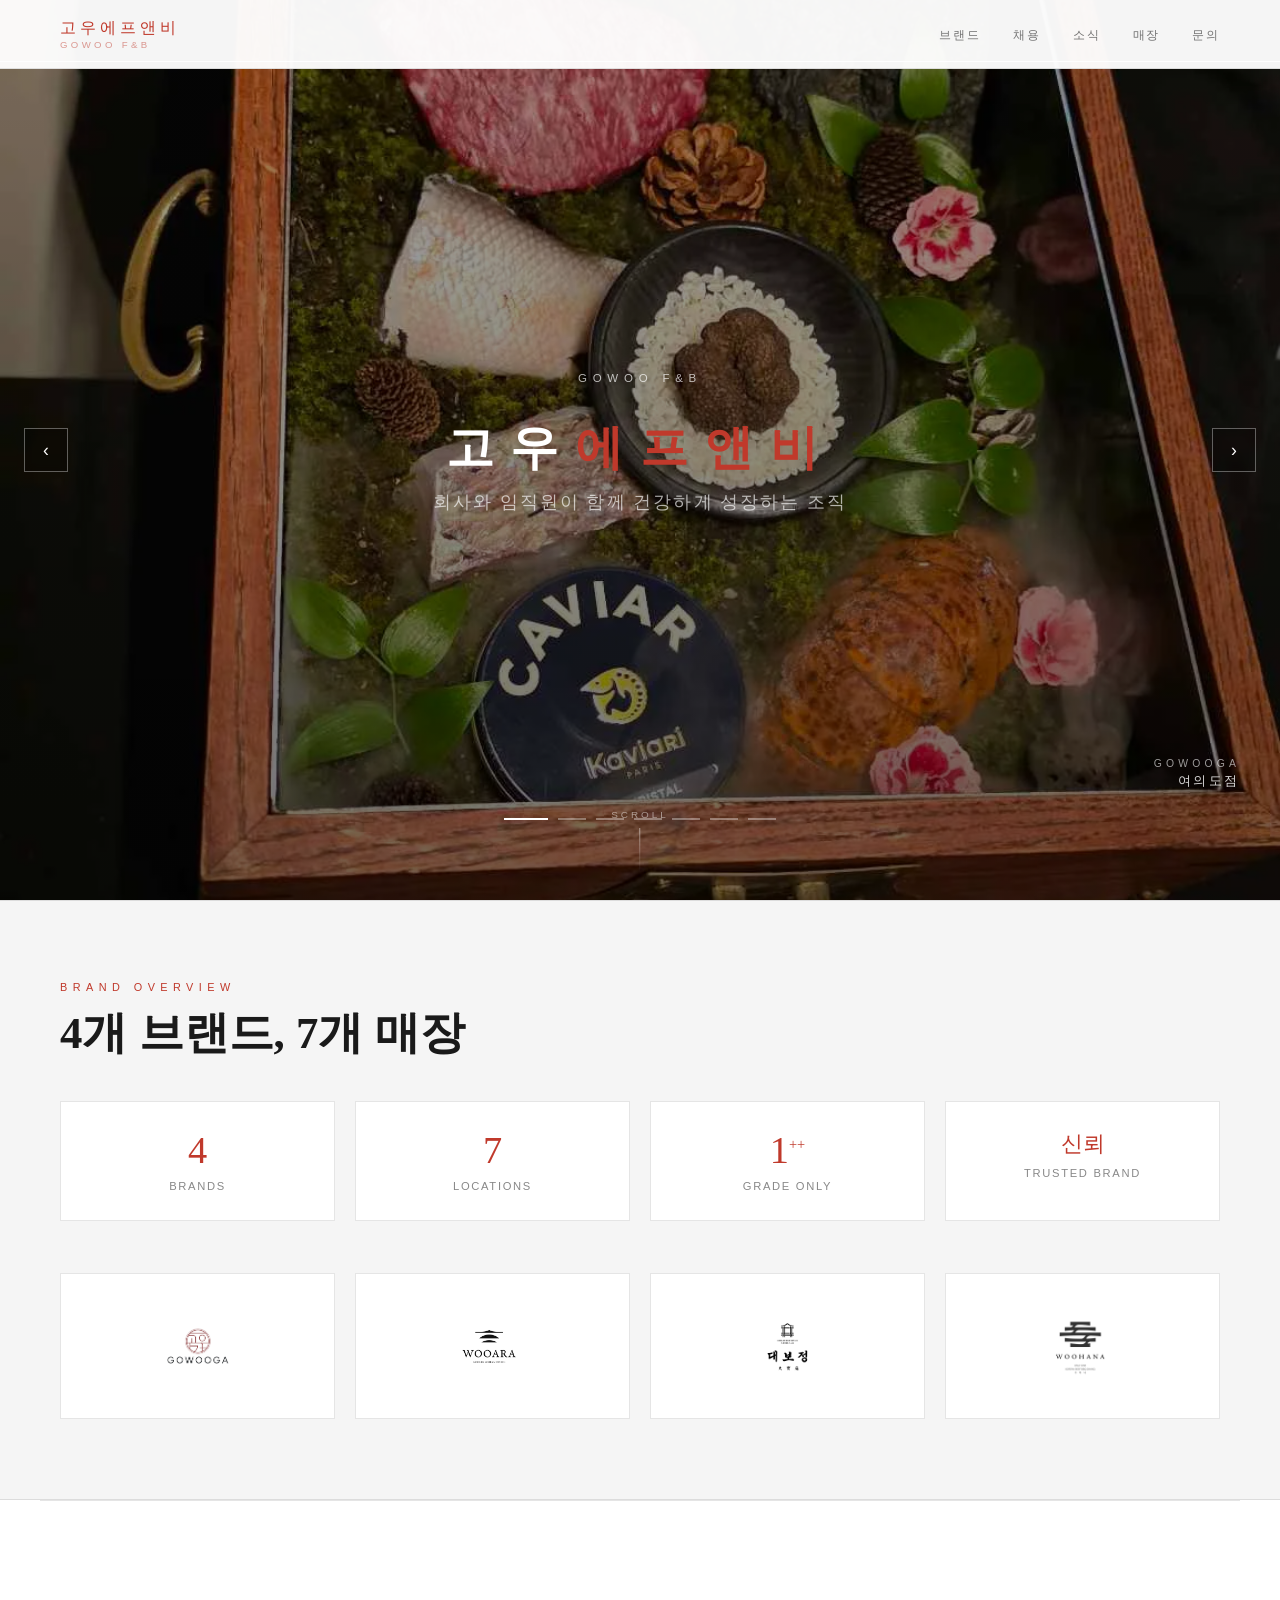
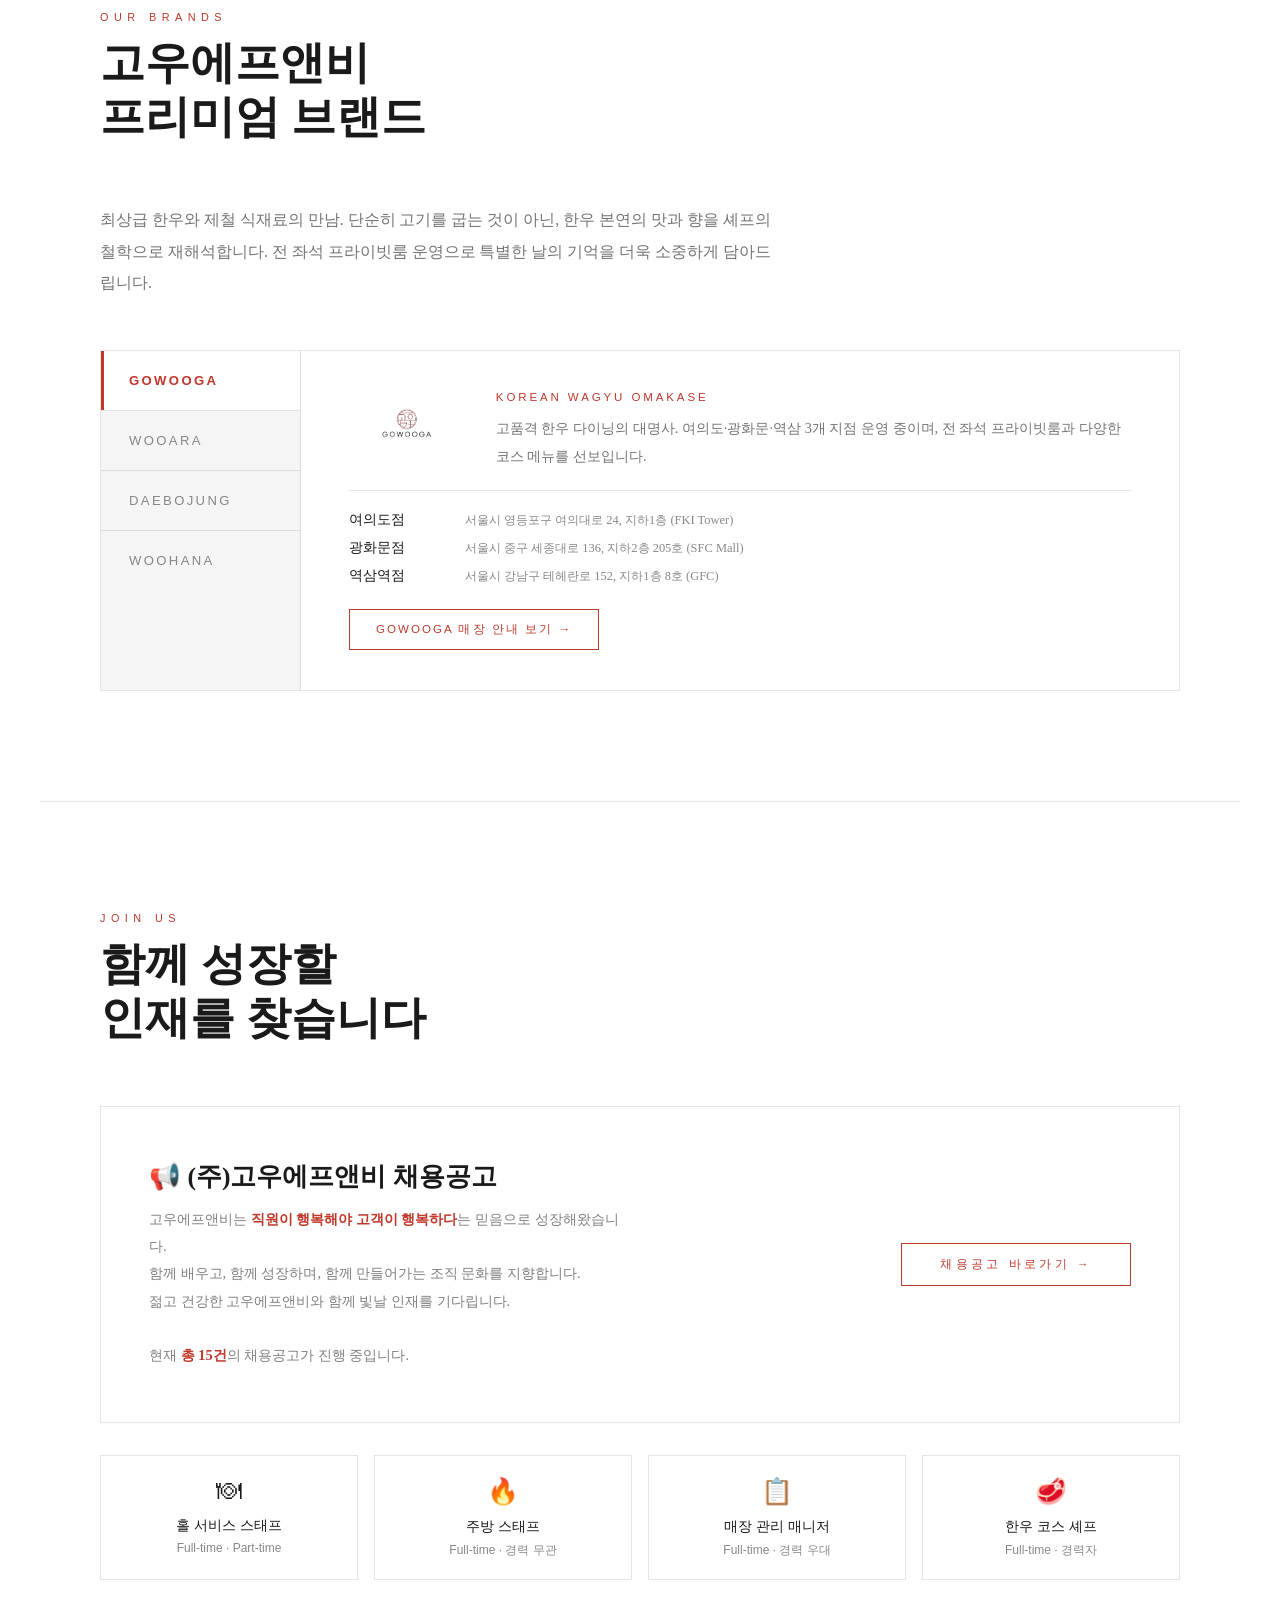
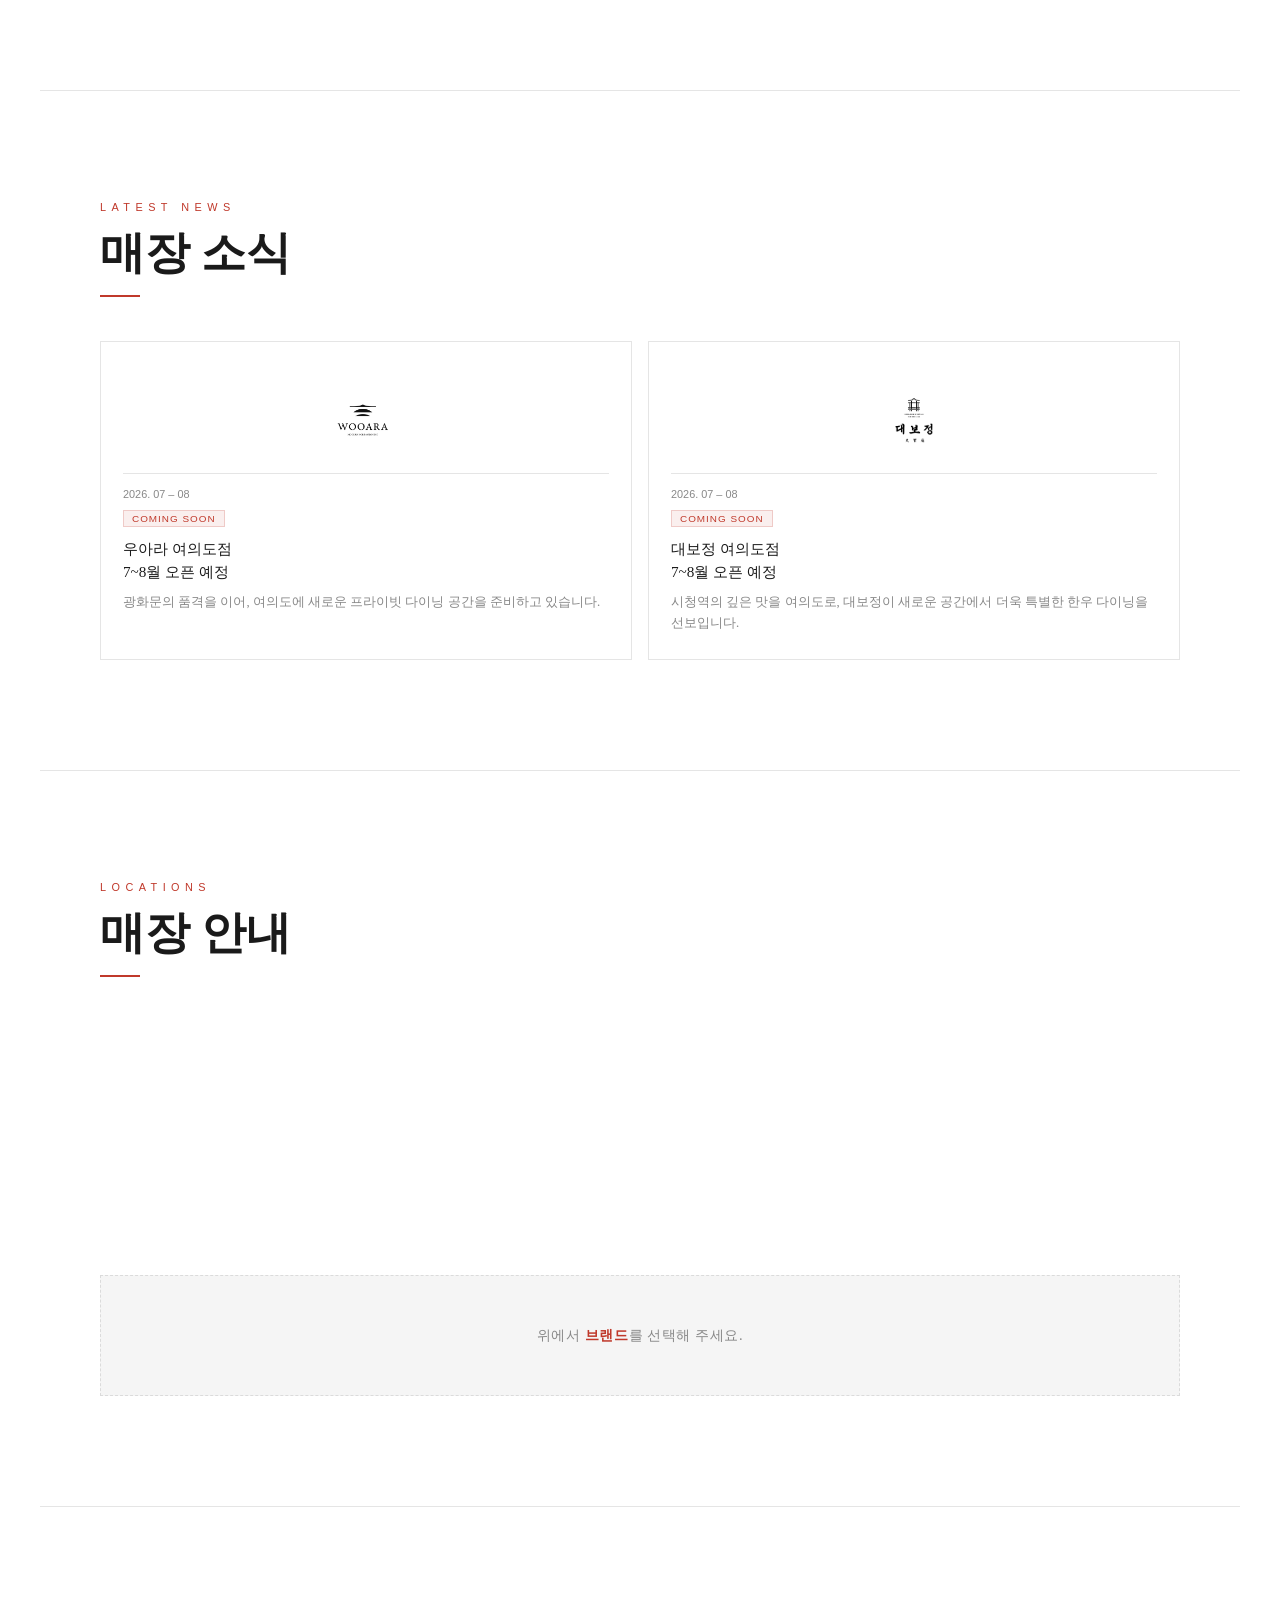
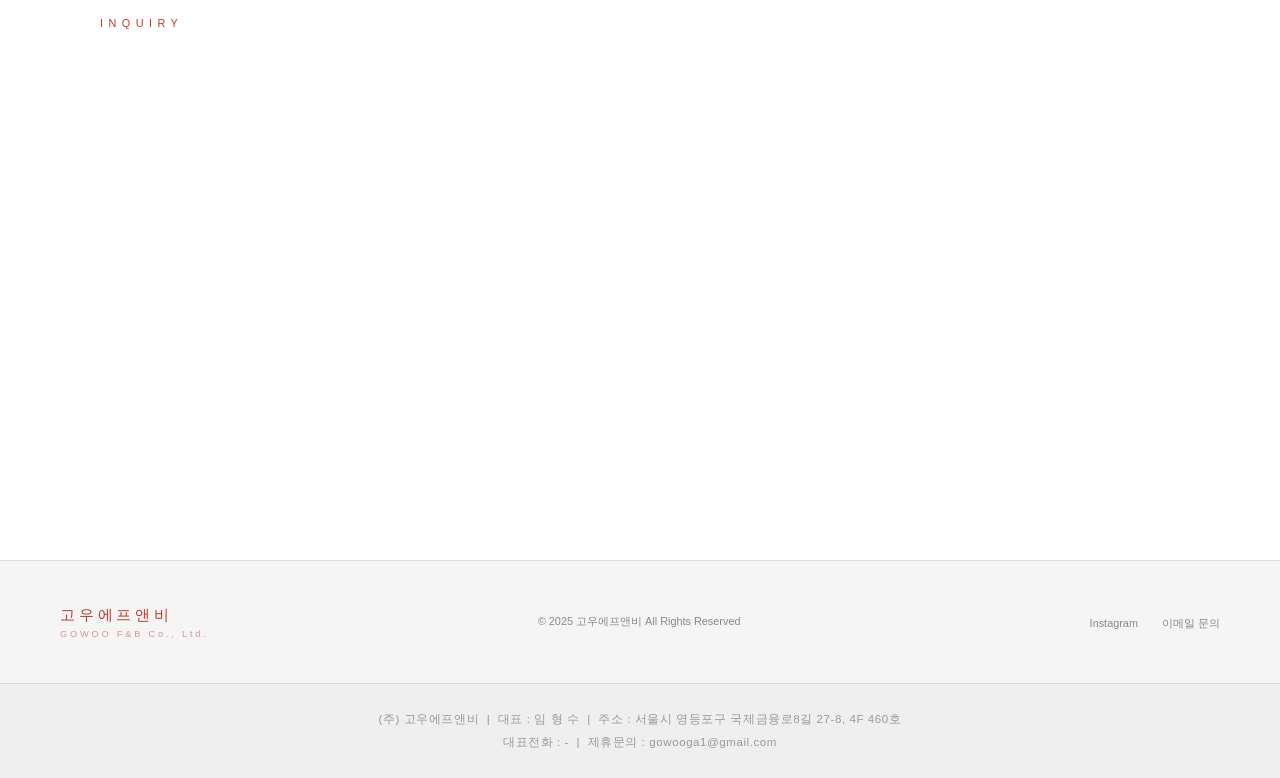
<file: index.html>
<!DOCTYPE html>
<html lang="ko">
<head>
<meta charset="UTF-8">
<meta name="viewport" content="width=device-width, initial-scale=1.0">
<title>고우에프앤비 | Premium Hanwoo Omakase</title>
<meta name="description" content="고우에프앤비 — 고우가·우아라·대보정·우하나, 서울 7개 지점의 프리미엄 한우 오마카세 다이닝. 전 좌석 프라이빗룸과 콜키지 프리로 특별한 날을 완성합니다. 여의도·광화문·역삼·시청·종각.">
<meta name="author" content="고우에프앤비 (GOWOO F&amp;B)">
<meta name="theme-color" content="#c0392b">
<!-- Favicon (인라인 SVG · 빨간 모노그램) -->
<link rel="icon" href="data:image/svg+xml,%3Csvg xmlns='http://www.w3.org/2000/svg' viewBox='0 0 32 32'%3E%3Crect width='32' height='32' rx='6' fill='%23c0392b'/%3E%3Ctext x='16' y='23' font-size='20' font-family='Arial,sans-serif' fill='%23fff' text-anchor='middle' font-weight='700'%3EG%3C/text%3E%3C/svg%3E">
<!-- Open Graph (카카오톡·페이스북 링크 공유 미리보기) -->
<meta property="og:type" content="website">
<meta property="og:site_name" content="고우에프앤비">
<meta property="og:title" content="고우에프앤비 | Premium Hanwoo Omakase">
<meta property="og:description" content="4개 브랜드, 서울 7개 지점의 프리미엄 한우 오마카세 다이닝 · 전 좌석 프라이빗룸 · 콜키지 프리">
<!-- ⚠️ og:image는 절대 URL 필요 → 배포 후 https://(내도메인)/images/hero-gowooga-gwanghwamun.jpg 로 교체 권장 -->
<meta property="og:image" content="https://khyoon1022.github.io/gowooga/images/hero-gowooga-gwanghwamun.jpg">
<meta property="og:image:width" content="1739">
<meta property="og:image:height" content="1016">
<meta property="og:locale" content="ko_KR">
<!-- Twitter Card -->
<meta name="twitter:card" content="summary_large_image">
<meta name="twitter:title" content="고우에프앤비 | Premium Hanwoo Omakase">
<meta name="twitter:description" content="4개 브랜드, 서울 7개 지점의 프리미엄 한우 오마카세 다이닝">
<meta name="twitter:image" content="https://khyoon1022.github.io/gowooga/images/hero-gowooga-gwanghwamun.jpg">
<style>
  :root{--bg:#fff;--dark:#f5f5f5;--red:#c0392b;--red-dim:rgba(192,57,43,.08);--black:#1a1a1a;--gray:#888;--border:rgba(0,0,0,.1);--border-red:rgba(192,57,43,.2)}
  *,*::before,*::after{box-sizing:border-box;margin:0;padding:0}
  html{scroll-behavior:smooth}
  body{background:var(--bg);color:var(--black);font-family:'Georgia','Batang',serif;overflow-x:hidden}

  /* NAV */
  nav{position:fixed;top:0;left:0;right:0;z-index:100;display:flex;justify-content:space-between;align-items:center;padding:18px 60px;background:rgba(255,255,255,.96);border-bottom:1px solid var(--border);transition:box-shadow .3s}
  nav.scrolled{box-shadow:0 2px 20px rgba(0,0,0,.08)}
  .nav-logo-ko{font-size:1rem;letter-spacing:.25em;color:var(--red)}
  .nav-logo-en{font-size:.6rem;letter-spacing:.35em;color:rgba(192,57,43,.5);font-family:Arial,sans-serif;text-transform:uppercase}
  .nav-links{display:flex;gap:32px;list-style:none}
  .nav-links a{color:var(--black);text-decoration:none;font-size:.78rem;letter-spacing:.15em;opacity:.6;transition:opacity .2s,color .2s;font-family:Arial,sans-serif}
  .nav-links a:hover{opacity:1;color:var(--red)}

  /* HERO SLIDESHOW */
  #hero{height:100vh;display:flex;align-items:center;justify-content:center;position:relative;overflow:hidden;background:#000}
  .slide-wrap{position:absolute;inset:0;z-index:0}
  .slide{position:absolute;inset:0;opacity:0;transition:opacity 1.2s ease;background-size:cover;background-position:center}
  .slide.active{opacity:1}
  .slide::after{content:'';position:absolute;inset:0;background:linear-gradient(to bottom,rgba(0,0,0,.35) 0%,rgba(0,0,0,.55) 100%)}
  /* slide nav */
  .slide-dots{position:absolute;bottom:80px;left:50%;transform:translateX(-50%);display:flex;gap:10px;z-index:3}
  .slide-dot{width:28px;height:2px;background:rgba(255,255,255,.35);cursor:pointer;transition:all .3s;border:none;padding:0}
  .slide-dot.active{background:#fff;width:44px}
  .slide-arrows{position:absolute;top:50%;transform:translateY(-50%);width:100%;display:flex;justify-content:space-between;padding:0 24px;z-index:3;pointer-events:none}
  .slide-arrow{width:44px;height:44px;border:1px solid rgba(255,255,255,.35);background:rgba(0,0,0,.2);color:#fff;font-size:1.1rem;cursor:pointer;display:flex;align-items:center;justify-content:center;pointer-events:all;transition:all .2s;backdrop-filter:blur(4px)}
  .slide-arrow:hover{background:rgba(255,255,255,.15);border-color:rgba(255,255,255,.7)}
  /* slide label */
  .slide-label{position:absolute;bottom:110px;right:40px;z-index:3;text-align:right}
  .slide-label-brand{font-size:.65rem;letter-spacing:.4em;color:rgba(255,255,255,.6);font-family:Arial,sans-serif;text-transform:uppercase}
  .slide-label-store{font-size:.82rem;letter-spacing:.2em;color:rgba(255,255,255,.85);font-family:Arial,sans-serif;margin-top:3px}
  .hero-content{position:relative;text-align:center;padding:20px;z-index:2}
  .hero-pre{font-size:.72rem;letter-spacing:.5em;color:rgba(255,255,255,.7);text-transform:uppercase;margin-bottom:32px;font-family:Arial,sans-serif}
  .hero-main-logo{font-size:clamp(1.8rem,4vw,3rem);letter-spacing:.35em;color:#fff;font-family:Arial,sans-serif;font-weight:700;margin-bottom:10px}
  .hero-main-logo span{color:var(--red)}
  .hero-tagline{font-size:clamp(.9rem,1.6vw,1.1rem);color:rgba(255,255,255,.65);letter-spacing:.12em;margin-bottom:14px;font-family:'Georgia',serif}
  .hero-divider{width:60px;height:1px;background:rgba(255,255,255,.4);margin:0 auto 28px}
  .hero-graph{display:flex;align-items:flex-end;justify-content:center;gap:10px;margin:28px auto 32px;height:60px;max-width:320px}
  .hg-bar{background:rgba(255,255,255,.25);border-radius:2px 2px 0 0}
  .hg-bar:nth-child(1){width:28px;height:20%}.hg-bar:nth-child(2){width:28px;height:38%}.hg-bar:nth-child(3){width:28px;height:55%}.hg-bar:nth-child(4){width:28px;height:72%}.hg-bar:nth-child(5){width:28px;height:88%}.hg-bar:nth-child(6){width:28px;height:100%;background:rgba(255,255,255,.45)}
  .hg-arrow{display:flex;flex-direction:column;justify-content:flex-start;padding-bottom:2px;color:rgba(255,255,255,.6);font-size:1.2rem}
  .hero-values{display:flex;justify-content:center;gap:40px;margin-bottom:36px;flex-wrap:wrap}
  .hv-item{text-align:center}
  .hv-num{font-size:1.6rem;color:#fff;font-family:Arial,sans-serif;font-weight:700;display:block}
  .hv-label{font-size:.65rem;color:rgba(255,255,255,.5);letter-spacing:.2em;font-family:Arial,sans-serif;margin-top:2px}
  .hero-sub{font-size:clamp(.82rem,1.4vw,1rem);color:rgba(255,255,255,.8);letter-spacing:.3em;margin-bottom:0;font-family:Arial,sans-serif;font-weight:600;display:flex;align-items:center;justify-content:center;gap:20px;flex-wrap:wrap}
  .hero-brand-item{display:inline-flex;align-items:center;justify-content:center;position:relative;padding:8px 14px}
  .hero-brand-item .hbi-logo{position:absolute;inset:-10px;width:calc(100% + 20px);height:calc(100% + 20px);object-fit:contain;opacity:.4;filter:brightness(10);pointer-events:none;z-index:0}
  .hero-brand-item span{position:relative;z-index:1;letter-spacing:.3em;color:#fff}
  .hero-sep{opacity:.3;font-size:.8rem;color:#fff}
  .scroll-indicator{position:absolute;bottom:28px;left:50%;transform:translateX(-50%);display:flex;flex-direction:column;align-items:center;gap:8px;z-index:4}
  .scroll-indicator span{font-size:.62rem;letter-spacing:.3em;color:rgba(255,255,255,.5);font-family:Arial,sans-serif}
  .scroll-line{width:1px;height:44px;background:linear-gradient(to bottom,rgba(255,255,255,.5),transparent);animation:scrollA 2s infinite}
  @keyframes scrollA{0%,100%{opacity:.3}50%{opacity:.8}}

  /* SECTIONS */
  section{padding:110px 60px;max-width:1200px;margin:0 auto}
  .section-label{font-size:.68rem;letter-spacing:.5em;color:var(--red);text-transform:uppercase;margin-bottom:14px;font-family:Arial,sans-serif}
  .section-title{font-size:clamp(1.8rem,3.5vw,2.8rem);color:var(--black);margin-bottom:14px;line-height:1.2}
  .section-line{width:40px;height:2px;background:var(--red);margin-bottom:44px;opacity:.5}

  /* VIZ */
  .viz-section{background:var(--dark);border-top:1px solid var(--border);border-bottom:1px solid var(--border);padding:80px 60px}
  .viz-inner{max-width:1200px;margin:0 auto}
  .stat-row{display:grid;grid-template-columns:repeat(4,1fr);gap:20px;margin-bottom:52px}
  .stat-box{border:1px solid var(--border);padding:26px 20px;background:#fff;text-align:center}
  .stat-num{font-size:2.4rem;color:var(--red);display:block;margin-bottom:4px}
  .stat-label{font-size:.7rem;color:var(--gray);letter-spacing:.15em;font-family:Arial,sans-serif}
  .location-map{display:grid;grid-template-columns:repeat(5,1fr);gap:14px}
  .loc-pin{border:1px solid var(--border);padding:18px 12px;background:#fff;text-align:center;transition:border-color .3s,background .3s;cursor:pointer}
  .loc-pin:hover,.loc-pin.active{border-color:var(--red);background:var(--red-dim)}
  .loc-brand{font-size:.85rem;color:var(--red);margin-bottom:4px}
  .loc-station{font-size:.7rem;color:var(--gray);font-family:Arial,sans-serif}
  .loc-dot{width:6px;height:6px;border-radius:50%;background:var(--red);margin:8px auto 0;opacity:.6}

  /* BRAND TABS */
  #story{border-top:1px solid var(--border)}
  .story-intro{max-width:680px;color:rgba(0,0,0,.55);line-height:2;font-size:.98rem;margin-bottom:52px}
  .brand-layout{display:grid;grid-template-columns:200px 1fr;gap:0;border:1px solid var(--border);min-height:320px}
  .brand-tabs{border-right:1px solid var(--border);background:var(--dark)}
  .brand-tab{padding:22px 28px;cursor:pointer;border-bottom:1px solid var(--border);font-size:.82rem;letter-spacing:.18em;font-family:Arial,sans-serif;color:rgba(0,0,0,.45);transition:all .2s;position:relative}
  .brand-tab:last-child{border-bottom:none}
  .brand-tab::before{content:'';position:absolute;left:0;top:0;bottom:0;width:3px;background:var(--red);transform:scaleY(0);transition:transform .2s}
  .brand-tab.active{color:var(--red);background:#fff;font-weight:600}
  .brand-tab.active::before{transform:scaleY(1)}
  .brand-tab:hover:not(.active){color:var(--black);background:rgba(0,0,0,.03)}
  .brand-panels{position:relative;background:#fff}
  .brand-panel{display:none;padding:40px 48px;height:100%}
  .brand-panel.active{display:flex;flex-direction:column;gap:20px}
  .bp-top{display:flex;align-items:flex-start;gap:32px}
  .bp-logo{height:64px;width:auto;object-fit:contain;max-width:180px;flex-shrink:0}
  .bp-info .bp-sub{font-size:.72rem;color:var(--red);letter-spacing:.25em;font-family:Arial,sans-serif;margin-bottom:12px;text-transform:uppercase}
  .bp-info p{font-size:.9rem;color:rgba(0,0,0,.55);line-height:1.9}
  .bp-divider{width:100%;height:1px;background:var(--border)}
  .bp-stores{display:flex;flex-direction:column;gap:10px}
  .bp-store-row{display:flex;align-items:center;justify-content:space-between;gap:16px;flex-wrap:wrap}
  .bp-store-name{font-size:.85rem;color:var(--black);font-family:Arial,sans-serif;font-weight:500;min-width:100px}
  .bp-store-addr{font-size:.78rem;color:var(--gray);flex:1}
  .bp-btns{display:flex;gap:6px;flex-shrink:0}
  .reserve-btn{display:inline-block;padding:5px 14px;border:1px solid var(--border);font-size:.65rem;color:var(--red);font-family:Arial,sans-serif;letter-spacing:.05em;text-decoration:none;transition:all .2s}
  .reserve-btn:hover{border-color:var(--red);background:var(--red-dim)}

  /* RECRUIT */
  #recruit{border-top:1px solid var(--border)}
  .recruit-hero{border:1px solid var(--border);background:#fff;padding:52px 48px;display:flex;justify-content:space-between;align-items:center;gap:32px;margin-bottom:32px}
  .recruit-hero-text h3{font-size:1.6rem;color:var(--black);margin-bottom:12px}
  .recruit-hero-text p{color:rgba(0,0,0,.5);line-height:1.9;font-size:.9rem;max-width:480px}
  .recruit-positions{display:grid;grid-template-columns:repeat(4,1fr);gap:16px}
  .rp-card{border:1px solid var(--border);padding:20px 18px;background:#fff;text-align:center;transition:border-color .3s}
  .rp-card:hover{border-color:var(--red)}
  .rp-icon{font-size:1.6rem;margin-bottom:10px}
  .rp-title{font-size:.9rem;color:var(--black);margin-bottom:6px}
  .rp-sub{font-size:.75rem;color:var(--gray);font-family:Arial,sans-serif}
  .btn-red{display:inline-block;padding:13px 38px;border:1px solid var(--red);color:var(--red);text-decoration:none;font-size:.72rem;letter-spacing:.3em;text-transform:uppercase;font-family:Arial,sans-serif;transition:all .3s;cursor:pointer;background:transparent;white-space:nowrap;flex-shrink:0}
  .btn-red:hover{background:var(--red);color:#fff}

  /* NEWS */
  #news{border-top:1px solid var(--border)}
  .news-grid{display:grid;grid-template-columns:repeat(3,1fr);gap:16px}
  .news-card{border:1px solid var(--border);padding:24px 22px;background:#fff;transition:border-color .3s}
  .news-card:hover{border-color:var(--red)}
  .news-logo-area{padding:16px 0;border-bottom:1px solid var(--border);margin-bottom:14px;min-height:90px;display:flex;align-items:center;justify-content:center}
  .news-logo-area img{max-height:75px;width:80%;object-fit:contain}
  .news-date{font-size:.68rem;color:var(--gray);font-family:Arial,sans-serif;margin-bottom:8px}
  .news-badge{display:inline-block;padding:2px 8px;background:var(--red-dim);border:1px solid var(--border-red);font-size:.62rem;color:var(--red);font-family:Arial,sans-serif;letter-spacing:.1em;margin-bottom:10px}
  .news-title{font-size:.95rem;color:var(--black);line-height:1.55;margin-bottom:8px}
  .news-excerpt{font-size:.8rem;color:var(--gray);line-height:1.7}

  /* LOC PIN 로고 */
  .loc-pin{position:relative;overflow:hidden}
  .loc-pin-logo{position:absolute;inset:0;width:100%;height:100%;object-fit:contain;opacity:.18;pointer-events:none;padding:4px}
  .loc-pin.active .loc-pin-logo{opacity:.32}
  .loc-pin:hover .loc-pin-logo{opacity:.28}
  /* 매장 카드 헤더 → 브랜드+지점 */
  .store-header{height:100px;display:flex;flex-direction:column;align-items:center;justify-content:center;background:var(--dark);border-bottom:1px solid var(--border);position:relative;overflow:hidden;padding:12px}
  .store-header-logo-bg{position:absolute;inset:0;width:100%;height:100%;object-fit:contain;opacity:.12;pointer-events:none;padding:8px}
  .store-header-brand{font-size:1rem;letter-spacing:.2em;color:var(--black);font-family:Arial,sans-serif;font-weight:700;position:relative;z-index:1}
  .store-header-branch{font-size:.72rem;letter-spacing:.35em;color:var(--red);font-family:Arial,sans-serif;margin-top:4px;position:relative;z-index:1}
  /* 매장 로고 크게 */
  .store-logo-area{margin-bottom:10px;min-height:64px;display:flex;align-items:center;justify-content:center;padding:8px 0}
  .store-logo-area img{max-height:56px;width:85%;object-fit:contain}
  /* STORES */
  #stores{border-top:1px solid var(--border)}
  .stores-grid{display:grid;grid-template-columns:repeat(3,1fr);gap:18px}
  .store-card{border:1px solid var(--border);background:#fff;transition:all .3s;position:relative;overflow:hidden}
  .store-card::before{content:'';position:absolute;left:0;top:0;bottom:0;width:2px;background:var(--red);transform:scaleY(0);transition:transform .3s;transform-origin:top}
  .store-card:hover{transform:translateY(-2px);box-shadow:0 8px 24px rgba(0,0,0,.06)}
  .store-card:hover::before{transform:scaleY(1)}
  .store-header{height:120px;display:flex;flex-direction:column;align-items:center;justify-content:center;background:var(--dark);border-bottom:1px solid var(--border);position:relative;overflow:hidden;padding:12px}
  .store-header-logo-bg{position:absolute;inset:0;width:100%;height:100%;object-fit:contain;opacity:.35;pointer-events:none;padding:10px}
  .store-header-brand{font-size:1rem;letter-spacing:.2em;color:var(--black);font-family:Arial,sans-serif;font-weight:700;position:relative;z-index:1}
  .store-header-branch{font-size:.72rem;letter-spacing:.35em;color:var(--red);font-family:Arial,sans-serif;margin-top:4px;position:relative;z-index:1}
  .store-body{padding:18px 16px}
  .store-logo-area{margin-bottom:6px;min-height:44px;display:flex;align-items:center;justify-content:center;padding:6px 0}
  .store-logo-area img{max-height:38px;width:auto;object-fit:contain}
  .store-branch{font-size:.6rem;color:rgba(192,57,43,.6);letter-spacing:.2em;font-family:Arial,sans-serif;text-transform:uppercase;margin-bottom:10px;text-align:center}
  .store-info-row{display:flex;gap:10px;align-items:flex-start;margin-bottom:7px}
  .store-info-icon{font-size:.8rem;flex-shrink:0;margin-top:1px}
  .store-info-text{font-size:.78rem;color:rgba(0,0,0,.55);line-height:1.6}
  .store-hours{font-size:.74rem;color:var(--red);font-family:Arial,sans-serif;padding-top:10px;margin-top:10px;border-top:1px solid var(--border);opacity:.8}
  /* 매장 상세 정보 */
  .store-details{margin-top:10px;padding-top:10px;border-top:1px solid var(--border);display:grid;grid-template-columns:1fr 1fr;gap:7px}
  .sd-item{display:flex;align-items:flex-start;gap:6px;font-size:.76rem;color:rgba(0,0,0,.52)}
  .sd-icon{font-size:.8rem;flex-shrink:0}
  .sd-text strong{color:var(--black);font-weight:600;display:block;font-size:.72rem;margin-bottom:1px}

  /* 브랜드 소개 → 매장 안내 CTA */
  .brand-cta{display:inline-flex;align-items:center;gap:8px;margin-top:4px;padding:12px 26px;border:1px solid var(--red);color:var(--red);background:transparent;font-size:.72rem;letter-spacing:.18em;font-family:Arial,sans-serif;text-decoration:none;cursor:pointer;transition:all .25s;align-self:flex-start}
  .brand-cta:hover{background:var(--red);color:#fff}
  /* 매장 안내 - 브랜드 선택 카드 */
  .brand-select{display:grid;grid-template-columns:repeat(4,1fr);gap:16px}
  .brand-select-card{border:1px solid var(--border);background:#fff;padding:30px 18px 24px;text-align:center;cursor:pointer;transition:transform .25s,border-color .25s,box-shadow .25s,background .25s;position:relative;overflow:hidden}
  .brand-select-card::before{content:'';position:absolute;left:0;right:0;bottom:0;height:2px;background:var(--red);transform:scaleX(0);transition:transform .25s}
  .brand-select-card:hover{border-color:var(--border-red);background:var(--red-dim);transform:translateY(-3px)}
  .brand-select-card.active{border-color:var(--red);background:#fff;box-shadow:0 10px 28px rgba(192,57,43,.12)}
  .brand-select-card.active::before{transform:scaleX(1)}
  .bsc-logo{height:46px;display:flex;align-items:center;justify-content:center;margin-bottom:14px}
  .bsc-logo img{max-height:44px;max-width:130px;object-fit:contain}
  .bsc-name{font-size:.82rem;letter-spacing:.18em;font-family:Arial,sans-serif;color:var(--black);font-weight:700;margin-bottom:6px}
  .bsc-count{font-size:.7rem;color:var(--red);font-family:Arial,sans-serif;letter-spacing:.1em}
  .brand-select-card.active .bsc-count{font-weight:700}
  .bsc-arrow{font-size:.62rem;color:var(--gray);font-family:Arial,sans-serif;letter-spacing:.12em;margin-top:9px;opacity:0;transform:translateY(-3px);transition:all .25s}
  .brand-select-card:hover .bsc-arrow,.brand-select-card.active .bsc-arrow{opacity:1;transform:translateY(0)}
  .brand-select-card.active .bsc-arrow{color:var(--red)}
  /* 선택 전 안내 */
  .stores-prompt{border:1px dashed var(--border);background:var(--dark);padding:50px 20px;text-align:center;color:var(--gray);font-size:.9rem;letter-spacing:.04em;margin-top:18px}
  .stores-prompt strong{color:var(--red);font-weight:600}
  /* 매장 카드 기본 숨김 → 브랜드 선택 시 노출 */
  .stores-grid .store-card{display:none}
  .stores-grid.shown{margin-top:18px}

  /* CONTACT */
  #contact{border-top:1px solid var(--border)}

  /* FOOTER */
  footer{border-top:1px solid var(--border);padding:44px 60px;display:flex;justify-content:space-between;align-items:center;background:var(--dark)}
  .footer-logo-ko{font-size:.95rem;letter-spacing:.25em;color:var(--red)}
  .footer-logo-en{font-size:.58rem;color:rgba(192,57,43,.5);letter-spacing:.3em;font-family:Arial,sans-serif;margin-top:3px}
  .footer-copy{font-size:.68rem;color:var(--gray);font-family:Arial,sans-serif}
  .footer-links a{font-size:.68rem;color:var(--gray);text-decoration:none;font-family:Arial,sans-serif;margin-left:20px;transition:color .2s}
  .footer-links a:hover{color:var(--red)}

  .fade-in{opacity:0;transform:translateY(24px);transition:opacity .65s ease,transform .65s ease}
  .fade-in.visible{opacity:1;transform:translateY(0)}

  /* Mobile hamburger */
  .hamburger{display:none;flex-direction:column;gap:5px;cursor:pointer;background:none;border:none;padding:6px;z-index:101;flex-shrink:0}
  .hamburger span{width:22px;height:2px;background:var(--black);display:block;transition:transform .3s,opacity .3s}
  .hamburger.open span:nth-child(1){transform:translateY(7px) rotate(45deg)}
  .hamburger.open span:nth-child(2){opacity:0;transform:scaleX(0)}
  .hamburger.open span:nth-child(3){transform:translateY(-7px) rotate(-45deg)}
  .mob-nav{position:fixed;top:61px;left:0;right:0;background:#fff;border-bottom:1px solid var(--border);z-index:99;max-height:0;overflow:hidden;transition:max-height .35s ease}
  .mob-nav.open{max-height:320px}
  .mob-nav ul{list-style:none;padding:8px 20px 18px}
  .mob-nav li{border-bottom:1px solid var(--border)}
  .mob-nav li:last-child{border-bottom:none}
  .mob-nav a{display:block;padding:14px 4px;color:var(--black);text-decoration:none;font-size:.88rem;letter-spacing:.2em;font-family:Arial,sans-serif;opacity:.65;transition:color .2s}
  .mob-nav a:active,.mob-nav a:hover{color:var(--red);opacity:1}
  /* Store open/closed status */
  .store-status{display:inline-flex;align-items:center;gap:5px;font-size:.67rem;font-family:Arial,sans-serif;padding:3px 9px;letter-spacing:.05em;margin-top:7px}
  .store-status.open{background:rgba(39,174,96,.1);color:#27ae60;border:1px solid rgba(39,174,96,.25)}
  .store-status.closed{background:var(--red-dim);color:var(--red);border:1px solid var(--border-red)}
  .store-status.break{background:rgba(243,156,18,.08);color:#c0711a;border:1px solid rgba(243,156,18,.3)}
  .status-dot{width:5px;height:5px;border-radius:50%;background:currentColor;flex-shrink:0}
  .store-status.open .status-dot{animation:pulse 1s infinite alternate}
  @keyframes pulse{from{opacity:.3}to{opacity:1}}
  /* Map link */
  .map-btn{display:inline-flex;align-items:center;gap:2px;font-size:.68rem;color:var(--red);font-family:Arial,sans-serif;text-decoration:none;opacity:.7;transition:opacity .2s;letter-spacing:.02em;white-space:nowrap;flex-shrink:0;margin-left:4px}
  .map-btn:hover{opacity:1}
  /* Phone link */
  a.tel-link{color:inherit;text-decoration:none}
  a.tel-link:hover{color:var(--red)}
  /* Floating CTA (mobile) */
  .float-cta{display:none;position:fixed;bottom:20px;right:16px;z-index:200;flex-direction:column;gap:8px;align-items:flex-end}
  .float-cta a{display:flex;align-items:center;gap:6px;background:var(--red);color:#fff;padding:11px 18px;font-size:.72rem;letter-spacing:.15em;font-family:Arial,sans-serif;text-decoration:none;box-shadow:0 4px 16px rgba(192,57,43,.4);transition:transform .2s,box-shadow .2s}
  .float-cta a:hover{transform:translateY(-2px);box-shadow:0 6px 20px rgba(192,57,43,.5)}
  .float-cta a.float-naver{background:#03c75a}

  @media(max-width:768px){
    nav{padding:14px 20px}.nav-links{display:none}.hamburger{display:flex}
    section{padding:72px 20px}.viz-section{padding:60px 20px}
    .stores-grid,.recruit-positions,.news-grid{grid-template-columns:1fr}
    .stat-row{grid-template-columns:1fr 1fr}
    .brand-select{grid-template-columns:repeat(2,1fr)}
    .location-map{grid-template-columns:repeat(3,1fr)}
    .brand-layout{grid-template-columns:1fr}
    .brand-tabs{display:flex;overflow-x:auto;border-right:none;border-bottom:1px solid var(--border)}
    .brand-tab{border-bottom:none;border-right:1px solid var(--border);white-space:nowrap;padding:16px 20px}
    .brand-panel{padding:24px 20px}
    .bp-top{flex-direction:column;gap:16px}
    .bp-store-row{flex-direction:column;align-items:flex-start;gap:8px}
    .recruit-hero{flex-direction:column}
    .store-details{grid-template-columns:1fr}
    footer{flex-direction:column;gap:16px;text-align:center;padding:32px 20px}
    .float-cta{display:flex}
  }
</style>
<!-- 구조화 데이터 (Schema.org · 검색엔진 리치결과) -->
<script type="application/ld+json">
{
  "@context": "https://schema.org",
  "@graph": [
    {
      "@type": "Organization",
      "name": "고우에프앤비",
      "alternateName": "GOWOO F&B",
      "email": "gowooga1@gmail.com",
      "sameAs": ["https://instagram.com/gowooga_official/"]
    },
    { "@type": "Restaurant", "name": "고우가 여의도점", "servesCuisine": "한우 오마카세", "priceRange": "₩₩₩₩", "telephone": "+82-2-780-9554",
      "address": {"@type":"PostalAddress","streetAddress":"여의대로 24 지하1층","addressLocality":"영등포구","addressRegion":"서울","postalCode":"07320","addressCountry":"KR"},
      "openingHours": ["Mo-Fr 11:00-22:00","Sa-Su 11:30-22:00"], "acceptsReservations": "True" },
    { "@type": "Restaurant", "name": "고우가 광화문점", "servesCuisine": "한우 오마카세", "priceRange": "₩₩₩₩", "telephone": "+82-2-6205-9554",
      "address": {"@type":"PostalAddress","streetAddress":"세종대로 136 지하2층 205호","addressLocality":"중구","addressRegion":"서울","addressCountry":"KR"},
      "openingHours": ["Mo-Fr 11:00-22:00","Sa-Su 11:30-22:00"], "acceptsReservations": "True" },
    { "@type": "Restaurant", "name": "고우가 역삼역점", "servesCuisine": "한우 오마카세", "priceRange": "₩₩₩₩", "telephone": "+82-2-555-9554",
      "address": {"@type":"PostalAddress","streetAddress":"테헤란로 152 지하1층 8호","addressLocality":"강남구","addressRegion":"서울","addressCountry":"KR"},
      "openingHours": ["Mo-Fr 11:00-22:00","Sa-Su 11:30-22:00"], "acceptsReservations": "True" },
    { "@type": "Restaurant", "name": "우아라 광화문점", "servesCuisine": "모던 한식 다이닝", "priceRange": "₩₩₩₩", "telephone": "+82-2-730-9554",
      "address": {"@type":"PostalAddress","streetAddress":"종로1길 50 A동 지하1층","addressLocality":"종로구","addressRegion":"서울","addressCountry":"KR"},
      "openingHours": ["Mo-Fr 11:00-22:00","Sa-Su 11:30-22:00"], "acceptsReservations": "True" },
    { "@type": "Restaurant", "name": "대보정 시청역점", "servesCuisine": "한우 오마카세", "priceRange": "₩₩₩₩", "telephone": "+82-2-310-9554",
      "address": {"@type":"PostalAddress","streetAddress":"세종대로9길 41 지하1층 4호","addressLocality":"중구","addressRegion":"서울","addressCountry":"KR"},
      "openingHours": ["Mo-Fr 11:00-22:00","Sa-Su 11:30-22:00"], "acceptsReservations": "True" },
    { "@type": "Restaurant", "name": "우하나 종각역점", "servesCuisine": "한우 오마카세", "priceRange": "₩₩₩₩", "telephone": "+82-2-2158-7561",
      "address": {"@type":"PostalAddress","streetAddress":"종로 33 2층 203호 Tower1","addressLocality":"종로구","addressRegion":"서울","addressCountry":"KR"},
      "openingHours": ["Mo-Fr 11:00-22:00","Sa-Su 11:30-22:00"], "acceptsReservations": "True" },
    { "@type": "Restaurant", "name": "우하나 여의도점", "servesCuisine": "한우 오마카세", "priceRange": "₩₩₩₩", "telephone": "+82-2-6124-7610",
      "address": {"@type":"PostalAddress","streetAddress":"국제금융로8길 27-8 1층 3호","addressLocality":"영등포구","addressRegion":"서울","addressCountry":"KR"},
      "openingHours": ["Mo-Fr 11:00-22:00","Sa-Su 11:30-22:00"], "acceptsReservations": "True" }
  ]
}
</script>
</head>
<body>

<script>
  const LOGOS={
    gowooga:'images/logo-gowooga.png',
    daebojung:'images/logo-daebojung.png',
    woara:'images/logo-woara.png',
    woohana:'images/logo-woohana.png'
  };
  function setLogo(sel,brand,fb){
    document.querySelectorAll(sel).forEach(el=>{
      el.src=LOGOS[brand];el.alt=(fb||brand)+' 로고';
      el.onerror=()=>{el.style.display='none';if(fb){const s=document.createElement('span');s.textContent=fb;s.style.cssText='font-size:.9rem;letter-spacing:.15em;color:#c0392b;font-family:Arial,sans-serif';el.parentNode.appendChild(s);}};
    });
  }
  window.addEventListener('DOMContentLoaded',()=>{
    setLogo('.logo-gowooga','gowooga','GOWOOGA');
    setLogo('.logo-woara','woara','WOOARA');
    setLogo('.logo-woohana','woohana','WOOHANA');
    setLogo('.logo-daebojung','daebojung','DAEBOJUNG');
  });
</script>

<!-- NAV -->
<nav id="navbar">
  <div class="nav-logo"><div class="nav-logo-ko">고우에프앤비</div><div class="nav-logo-en">GOWOO F&amp;B</div></div>
  <ul class="nav-links">
    <li><a href="#story">브랜드</a></li>
    <li><a href="#recruit">채용</a></li>
    <li><a href="#news">소식</a></li>
    <li><a href="#stores">매장</a></li>
    <li><a href="#contact">문의</a></li>
  </ul>
  <button class="hamburger" id="hamburger" onclick="toggleMobNav()" aria-label="메뉴 열기">
    <span></span><span></span><span></span>
  </button>
</nav>
<div class="mob-nav" id="mobNav">
  <ul>
    <li><a href="#story" onclick="closeMobNav()">브랜드</a></li>
    <li><a href="#recruit" onclick="closeMobNav()">채용</a></li>
    <li><a href="#news" onclick="closeMobNav()">소식</a></li>
    <li><a href="#stores" onclick="closeMobNav()">매장</a></li>
    <li><a href="#contact" onclick="closeMobNav()">문의</a></li>
  </ul>
</div>

<!-- HERO -->
<div id="hero">
  <div class="slide-wrap">
    <!-- 첫 장: 즉시 로드 / 나머지: data-bg로 지연 로드 (성능) -->
    <!-- GOWOOGA 여의도점 - 쇼잉함 -->
    <div class="slide active" style="background-image:url('images/hero-gowooga-yeouido.webp')"></div>
    <!-- GOWOOGA 광화문점 - 쇼잉함 -->
    <div class="slide" data-bg="images/hero-gowooga-gwanghwamun.jpg"></div>
    <!-- GOWOOGA 역삼역점 - 쇼잉함 -->
    <div class="slide" data-bg="images/hero-gowooga-yeoksam.jpg"></div>
    <!-- WOOARA 광화문점 - 쇼잉함 -->
    <div class="slide" data-bg="images/hero-wooara-gwanghwamun.jpg"></div>
    <!-- DAEBOJUNG 시청역점 - 쇼잉함 -->
    <div class="slide" data-bg="images/hero-daebojung-siheong.webp"></div>
    <!-- WOOHANA 종각역점 - 쇼잉함 -->
    <div class="slide" data-bg="images/hero-woohana-jonggak.jpg"></div>
    <!-- WOOHANA 여의도점 - 쇼잉함 -->
    <div class="slide" data-bg="images/hero-woohana-yeouido.jpg"></div>
  </div>
  <!-- 슬라이드 매장 라벨 -->
  <div class="slide-label">
    <div class="slide-label-brand" id="slideLabel"></div>
    <div class="slide-label-store" id="slideStore"></div>
  </div>
  <!-- 화살표 -->
  <div class="slide-arrows">
    <button class="slide-arrow" onclick="moveSlide(-1)">‹</button>
    <button class="slide-arrow" onclick="moveSlide(1)">›</button>
  </div>
  <!-- 닷 네비 -->
  <div class="slide-dots" id="slideDots"></div>

  <div class="hero-content fade-in">
    <p class="hero-pre">GOWOO F&amp;B</p>
    <div class="hero-main-logo">고우<span>에프앤비</span></div>
    <p class="hero-tagline">회사와 임직원이 함께 건강하게 성장하는 조직</p>
  </div>
  <div class="scroll-indicator"><span>SCROLL</span><div class="scroll-line"></div></div>
</div>

<!-- VIZ -->
<div class="viz-section">
  <div class="viz-inner">
    <div class="fade-in" style="margin-bottom:40px">
      <p class="section-label">Brand Overview</p>
      <h2 class="section-title">4개 브랜드, 7개 매장</h2>
    </div>
    <div class="stat-row fade-in">
      <div class="stat-box"><span class="stat-num">4</span><span class="stat-label">BRANDS</span></div>
      <div class="stat-box"><span class="stat-num">7</span><span class="stat-label">LOCATIONS</span></div>
      <div class="stat-box"><span class="stat-num">1<sup style="font-size:.9rem">++</sup></span><span class="stat-label">GRADE ONLY</span></div>
      <div class="stat-box"><span class="stat-num" style="font-size:1.4rem">신뢰</span><span class="stat-label">TRUSTED BRAND</span></div>
    </div>
    <div class="fade-in" style="display:grid;grid-template-columns:repeat(4,1fr);gap:20px;margin-top:8px">
      <div style="border:1px solid var(--border);background:#fff;padding:32px 20px;display:flex;align-items:center;justify-content:center;min-height:130px">
        <img loading="lazy" class="logo-gowooga" src="" alt="GOWOOGA" style="max-height:80px;width:90%;object-fit:contain">
      </div>
      <div style="border:1px solid var(--border);background:#fff;padding:32px 20px;display:flex;align-items:center;justify-content:center;min-height:130px">
        <img loading="lazy" class="logo-woara" src="" alt="WOOARA" style="max-height:80px;width:90%;object-fit:contain">
      </div>
      <div style="border:1px solid var(--border);background:#fff;padding:32px 20px;display:flex;align-items:center;justify-content:center;min-height:130px">
        <img loading="lazy" class="logo-daebojung" src="" alt="DAEBOJUNG" style="max-height:80px;width:90%;object-fit:contain">
      </div>
      <div style="border:1px solid var(--border);background:#fff;padding:32px 20px;display:flex;align-items:center;justify-content:center;min-height:130px">
        <img loading="lazy" class="logo-woohana" src="" alt="WOOHANA" style="max-height:80px;width:90%;object-fit:contain">
      </div>
    </div>
  </div>
</div>

<!-- BRAND -->
<section id="story">
  <p class="section-label fade-in">Our Brands</p>
  <h2 class="section-title fade-in">고우에프앤비<br>프리미엄 브랜드</h2>
  <div class="section-line fade-in"></div>
  <p class="story-intro fade-in">최상급 한우와 제철 식재료의 만남. 단순히 고기를 굽는 것이 아닌, 한우 본연의 맛과 향을 셰프의 철학으로 재해석합니다. 전 좌석 프라이빗룸 운영으로 특별한 날의 기억을 더욱 소중하게 담아드립니다.</p>
  <div class="brand-layout fade-in">
    <div class="brand-tabs">
      <div class="brand-tab active" onclick="showBrand('gowooga',this)">GOWOOGA</div>
      <div class="brand-tab" onclick="showBrand('woara',this)">WOOARA</div>
      <div class="brand-tab" onclick="showBrand('daebojung',this)">DAEBOJUNG</div>
      <div class="brand-tab" onclick="showBrand('woohana',this)">WOOHANA</div>
    </div>
    <div class="brand-panels">

      <div class="brand-panel active" id="panel-gowooga">
        <div class="bp-top">
          <img loading="lazy" class="bp-logo logo-gowooga" src="" alt="GOWOOGA">
          <div class="bp-info">
            <div class="bp-sub">KOREAN WAGYU OMAKASE</div>
            <p>고품격 한우 다이닝의 대명사. 여의도·광화문·역삼 3개 지점 운영 중이며, 전 좌석 프라이빗룸과 다양한 코스 메뉴를 선보입니다.</p>
          </div>
        </div>
        <div class="bp-divider"></div>
        <div class="bp-stores">
          <div class="bp-store-row">
            <div class="bp-store-name">여의도점</div>
            <div class="bp-store-addr">서울시 영등포구 여의대로 24, 지하1층 (FKI Tower)</div>
          </div>
          <div class="bp-store-row">
            <div class="bp-store-name">광화문점</div>
            <div class="bp-store-addr">서울시 중구 세종대로 136, 지하2층 205호 (SFC Mall)</div>
          </div>
          <div class="bp-store-row">
            <div class="bp-store-name">역삼역점</div>
            <div class="bp-store-addr">서울시 강남구 테헤란로 152, 지하1층 8호 (GFC)</div>
          </div>
        </div>
        <a class="brand-cta" onclick="goToStores('gowooga')">GOWOOGA 매장 안내 보기 →</a>
        </div>

      <div class="brand-panel" id="panel-woara">
        <div class="bp-top">
          <img loading="lazy" class="bp-logo logo-woara" src="" alt="WOOARA">
          <div class="bp-info">
            <div class="bp-sub">MODERN KOREAN DINING</div>
            <p>최상급 한우와 해산물이 어우러진 프라이빗 Korean Dining Room. 창의성과 전통을 융합한 다이닝을 제공합니다.</p>
          </div>
        </div>
        <div class="bp-divider"></div>
        <div class="bp-stores">
          <div class="bp-store-row">
            <div class="bp-store-name">광화문점</div>
            <div class="bp-store-addr">서울시 종로구 종로1길 50, A동 지하1층</div>
          </div>
        </div>
        <a class="brand-cta" onclick="goToStores('woara')">WOOARA 매장 안내 보기 →</a>
      </div>

      <div class="brand-panel" id="panel-daebojung">
        <div class="bp-top">
          <img loading="lazy" class="bp-logo logo-daebojung" src="" alt="DAEBOJUNG">
          <div class="bp-info">
            <div class="bp-sub">KOREAN BEEF DINING</div>
            <p>도심 속 품격 있는 한우 오마카세. 시청역 인근 퍼시픽타워 위치, 접근성과 프리미엄 다이닝을 동시에 제공합니다.</p>
          </div>
        </div>
        <div class="bp-divider"></div>
        <div class="bp-stores">
          <div class="bp-store-row">
            <div class="bp-store-name">시청역점</div>
            <div class="bp-store-addr">서울시 중구 세종대로 9길 41, 지하1층 4호 (Pacific Tower)</div>
          </div>
        </div>
        <a class="brand-cta" onclick="goToStores('daebojung')">DAEBOJUNG 매장 안내 보기 →</a>
      </div>

      <div class="brand-panel" id="panel-woohana">
        <div class="bp-top">
          <img loading="lazy" class="bp-logo logo-woohana" src="" alt="WOOHANA">
          <div class="bp-info">
            <div class="bp-sub">ONLY ONE · KOREAN BEEF BBQ DINING</div>
            <p>한우 오마카세 다이닝의 새로운 기준. 종각역 그랑서울과 여의도 2개 지점 운영 중이며, 비즈니스와 특별한 날을 위한 프라이빗 한우 코스를 선보입니다.</p>
          </div>
        </div>
        <div class="bp-divider"></div>
        <div class="bp-stores">
          <div class="bp-store-row">
            <div class="bp-store-name">종각역점</div>
            <div class="bp-store-addr">서울시 종로구 종로 33, 2층 203호 Tower1 (Gran Seoul)</div>
          </div>
          <div class="bp-store-row">
            <div class="bp-store-name">여의도점</div>
            <div class="bp-store-addr">서울시 영등포구 국제금융로8길 27-8, 1층 3호 (농협캐피탈)</div>
          </div>
        </div>
        <a class="brand-cta" onclick="goToStores('woohana')">WOOHANA 매장 안내 보기 →</a>
      </div>

    </div>
  </div>
</section>

<!-- RECRUIT -->
<section id="recruit">
  <p class="section-label fade-in">Join Us</p>
  <h2 class="section-title fade-in">함께 성장할<br>인재를 찾습니다</h2>
  <div class="section-line fade-in"></div>
  <div class="recruit-hero fade-in">
    <div class="recruit-hero-text">
      <h3>📢 (주)고우에프앤비 채용공고</h3>
      <p>고우에프앤비는 <strong style="color:var(--red)">직원이 행복해야 고객이 행복하다</strong>는 믿음으로 성장해왔습니다.<br>
      함께 배우고, 함께 성장하며, 함께 만들어가는 조직 문화를 지향합니다.<br>
      젊고 건강한 고우에프앤비와 함께 빛날 인재를 기다립니다.<br><br>
      현재 <strong style="color:var(--red)">총 15건</strong>의 채용공고가 진행 중입니다.</p>
    </div>
    <a class="btn-red" href="https://www.jobkorea.co.kr/Search/?stext=(주)고우에프앤비" target="_blank" rel="noopener">채용공고 바로가기 →</a>
  </div>
  <div class="recruit-positions fade-in">
    <div class="rp-card"><div class="rp-icon">🍽</div><div class="rp-title">홀 서비스 스태프</div><div class="rp-sub">Full-time · Part-time</div></div>
    <div class="rp-card"><div class="rp-icon">🔥</div><div class="rp-title">주방 스태프</div><div class="rp-sub">Full-time · 경력 무관</div></div>
    <div class="rp-card"><div class="rp-icon">📋</div><div class="rp-title">매장 관리 매니저</div><div class="rp-sub">Full-time · 경력 우대</div></div>
    <div class="rp-card"><div class="rp-icon">🥩</div><div class="rp-title">한우 코스 셰프</div><div class="rp-sub">Full-time · 경력자</div></div>
  </div>
</section>

<!-- NEWS -->
<section id="news">
  <p class="section-label fade-in">Latest News</p>
  <h2 class="section-title fade-in">매장 소식</h2>
  <div class="section-line fade-in"></div>
  <div class="news-grid" style="grid-template-columns:repeat(2,1fr)">
    <div class="news-card fade-in">
      <div class="news-logo-area"><img loading="lazy" class="logo-woara" src="" alt="WOOARA"></div>
      <div class="news-date">2026. 07 – 08</div>
      <span class="news-badge">COMING SOON</span>
      <div class="news-title">우아라 여의도점<br>7~8월 오픈 예정</div>
      <div class="news-excerpt">광화문의 품격을 이어, 여의도에 새로운 프라이빗 다이닝 공간을 준비하고 있습니다.</div>
    </div>
    <div class="news-card fade-in">
      <div class="news-logo-area"><img loading="lazy" class="logo-daebojung" src="" alt="DAEBOJUNG"></div>
      <div class="news-date">2026. 07 – 08</div>
      <span class="news-badge">COMING SOON</span>
      <div class="news-title">대보정 여의도점<br>7~8월 오픈 예정</div>
      <div class="news-excerpt">시청역의 깊은 맛을 여의도로, 대보정이 새로운 공간에서 더욱 특별한 한우 다이닝을 선보입니다.</div>
    </div>
  </div>
</section>

<!-- STORES -->
<section id="stores">
  <p class="section-label fade-in">Locations</p>
  <h2 class="section-title fade-in">매장 안내</h2>
  <div class="section-line fade-in"></div>
  <p class="story-intro fade-in" style="margin-bottom:30px">보고 싶은 <strong style="color:var(--red)">브랜드</strong>를 선택하시면 해당 지점 정보가 표시됩니다.</p>
  <div class="brand-select fade-in">
    <div class="brand-select-card" data-brand="gowooga" onclick="selectStoreBrand('gowooga')">
      <div class="bsc-logo"><img loading="lazy" class="logo-gowooga" src="" alt="GOWOOGA"></div>
      <div class="bsc-name">GOWOOGA</div>
      <div class="bsc-count">3개 지점</div>
      <div class="bsc-arrow">지점 보기 →</div>
    </div>
    <div class="brand-select-card" data-brand="woara" onclick="selectStoreBrand('woara')">
      <div class="bsc-logo"><img loading="lazy" class="logo-woara" src="" alt="WOOARA"></div>
      <div class="bsc-name">WOOARA</div>
      <div class="bsc-count">1개 지점</div>
      <div class="bsc-arrow">지점 보기 →</div>
    </div>
    <div class="brand-select-card" data-brand="daebojung" onclick="selectStoreBrand('daebojung')">
      <div class="bsc-logo"><img loading="lazy" class="logo-daebojung" src="" alt="DAEBOJUNG"></div>
      <div class="bsc-name">DAEBOJUNG</div>
      <div class="bsc-count">1개 지점</div>
      <div class="bsc-arrow">지점 보기 →</div>
    </div>
    <div class="brand-select-card" data-brand="woohana" onclick="selectStoreBrand('woohana')">
      <div class="bsc-logo"><img loading="lazy" class="logo-woohana" src="" alt="WOOHANA"></div>
      <div class="bsc-name">WOOHANA</div>
      <div class="bsc-count">2개 지점</div>
      <div class="bsc-arrow">지점 보기 →</div>
    </div>
  </div>
  <div class="stores-prompt" id="storesPrompt">위에서 <strong>브랜드</strong>를 선택해 주세요.</div>
  <div class="stores-grid" id="storeGrid">

    <div class="store-card fade-in" data-brand="gowooga">
      <div class="store-header"><img loading="lazy" class="store-header-logo-bg logo-gowooga" src="" alt=""><div class="store-header-brand">GOWOOGA</div><div class="store-header-branch">여 &nbsp;의 &nbsp;도 &nbsp;점</div></div>
      <div class="store-body">
        <div class="store-logo-area"><img loading="lazy" class="logo-gowooga" src="" alt=""></div>
        <div class="store-info-row"><span class="store-info-icon">📍</span><span class="store-info-text">서울시 영등포구 여의대로 24, 지하1층 127~127-1호</span><a class="map-btn" href="https://map.naver.com/v5/search/고우가%20여의도점" target="_blank" rel="noopener">🗺 지도</a></div>
        <div class="store-info-row"><span class="store-info-icon">📞</span><span class="store-info-text"><a class="tel-link" href="tel:027809554">02-780-9554</a></span></div>
        <div class="store-info-row"><span class="store-info-icon">🚇</span><span class="store-info-text">여의도역 인근</span></div>
        <div class="store-hours">평일 11:00–22:00 &nbsp;|&nbsp; 주말 11:30–22:00 &nbsp;|&nbsp; BT 15:00–17:00</div>
        <div class="store-status" id="status-0"></div>
        <div class="store-details">
          <div class="sd-item"><span class="sd-icon">🅿️</span><span class="sd-text"><strong>주차</strong>평일 2h·주말 3h 무료<br>이후 10분당 1,000원</span></div>
          <div class="sd-item"><span class="sd-icon">🍷</span><span class="sd-text"><strong>콜키지</strong>무료 (병수 제한 없음)</span></div>
          <div class="sd-item"><span class="sd-icon">🚪</span><span class="sd-text"><strong>룸</strong>전 좌석 프라이빗룸<br>최대 20인</span></div>
          <div class="sd-item"><span class="sd-icon">🎂</span><span class="sd-text"><strong>기념일</strong>전통주+폴라로이드</span></div>
        </div>
        <div class="bp-btns" style="margin-top:14px;padding-top:14px;border-top:1px solid var(--border)">
          <a class="reserve-btn" href="https://naver.me/xxYnFH28" target="_blank" rel="noopener">📍 네이버 예약</a>
          <a class="reserve-btn" href="https://app.catchtable.co.kr/ct/shop/gowooga" target="_blank" rel="noopener">🍽 캐치테이블</a>
        </div>
      </div>
    </div>

    <div class="store-card fade-in" data-brand="gowooga">
      <div class="store-header"><img loading="lazy" class="store-header-logo-bg logo-gowooga" src="" alt=""><div class="store-header-brand">GOWOOGA</div><div class="store-header-branch">광 &nbsp;화 &nbsp;문 &nbsp;점</div></div>
      <div class="store-body">
        <div class="store-logo-area"><img loading="lazy" class="logo-gowooga" src="" alt=""></div>
        <div class="store-info-row"><span class="store-info-icon">📍</span><span class="store-info-text">서울시 중구 세종대로 136, 지하2층 205호</span><a class="map-btn" href="https://map.naver.com/v5/search/고우가%20광화문점" target="_blank" rel="noopener">🗺 지도</a></div>
        <div class="store-info-row"><span class="store-info-icon">📞</span><span class="store-info-text"><a class="tel-link" href="tel:0262059554">02-6205-9554</a></span></div>
        <div class="store-info-row"><span class="store-info-icon">🚇</span><span class="store-info-text">광화문역 5번 출구</span></div>
        <div class="store-hours">평일 11:00–22:00 &nbsp;|&nbsp; 주말 11:30–22:00 &nbsp;|&nbsp; BT 15:00–17:00</div>
        <div class="store-status" id="status-1"></div>
        <div class="store-details">
          <div class="sd-item"><span class="sd-icon">🅿️</span><span class="sd-text"><strong>주차</strong>평일·주말 2h 무료<br>이후 10분당 1,000원</span></div>
          <div class="sd-item"><span class="sd-icon">🍷</span><span class="sd-text"><strong>콜키지</strong>무료 (병수 제한 없음)</span></div>
          <div class="sd-item"><span class="sd-icon">🚪</span><span class="sd-text"><strong>룸</strong>전 좌석 프라이빗룸</span></div>
          <div class="sd-item"><span class="sd-icon">🎂</span><span class="sd-text"><strong>기념일</strong>레터링+폴라로이드+샴페인</span></div>
        </div>
        <div class="bp-btns" style="margin-top:14px;padding-top:14px;border-top:1px solid var(--border)">
          <a class="reserve-btn" href="https://naver.me/FoEJOuAI" target="_blank" rel="noopener">📍 네이버 예약</a>
          <a class="reserve-btn" href="https://app.catchtable.co.kr/ct/shop/gowooga_gwanghwamun" target="_blank" rel="noopener">🍽 캐치테이블</a>
        </div>
      </div>
    </div>

    <div class="store-card fade-in" data-brand="gowooga">
      <div class="store-header"><img loading="lazy" class="store-header-logo-bg logo-gowooga" src="" alt=""><div class="store-header-brand">GOWOOGA</div><div class="store-header-branch">역 &nbsp;삼 &nbsp;역 &nbsp;점</div></div>
      <div class="store-body">
        <div class="store-logo-area"><img loading="lazy" class="logo-gowooga" src="" alt=""></div>
        <div class="store-info-row"><span class="store-info-icon">📍</span><span class="store-info-text">서울시 강남구 테헤란로 152, 지하1층 8호</span><a class="map-btn" href="https://map.naver.com/v5/search/고우가%20역삼역점" target="_blank" rel="noopener">🗺 지도</a></div>
        <div class="store-info-row"><span class="store-info-icon">📞</span><span class="store-info-text"><a class="tel-link" href="tel:025559554">02-555-9554</a></span></div>
        <div class="store-info-row"><span class="store-info-icon">🚇</span><span class="store-info-text">역삼역 인근</span></div>
        <div class="store-hours">평일 11:00–22:00 &nbsp;|&nbsp; 주말 11:30–22:00 &nbsp;|&nbsp; BT 15:00–17:00</div>
        <div class="store-status" id="status-2"></div>
        <div class="store-details">
          <div class="sd-item"><span class="sd-icon">🅿️</span><span class="sd-text"><strong>주차</strong>매장 문의</span></div>
          <div class="sd-item"><span class="sd-icon">🍷</span><span class="sd-text"><strong>콜키지</strong>무료 (병수 제한 없음)</span></div>
          <div class="sd-item"><span class="sd-icon">🚪</span><span class="sd-text"><strong>룸</strong>전 좌석 단독룸<br>최대 24인</span></div>
          <div class="sd-item"><span class="sd-icon">🎂</span><span class="sd-text"><strong>기념일</strong>레터링+폴라로이드+샴페인</span></div>
        </div>
        <div class="bp-btns" style="margin-top:14px;padding-top:14px;border-top:1px solid var(--border)">
          <a class="reserve-btn" href="https://naver.me/5OQuJ0gl" target="_blank" rel="noopener">📍 네이버 예약</a>
          <a class="reserve-btn" href="https://app.catchtable.co.kr/ct/shop/gowooga_yeoksam" target="_blank" rel="noopener">🍽 캐치테이블</a>
        </div>
      </div>
    </div>

    <div class="store-card fade-in" data-brand="woara">
      <div class="store-header"><img loading="lazy" class="store-header-logo-bg logo-woara" src="" alt=""><div class="store-header-brand">WOOARA</div><div class="store-header-branch">광 &nbsp;화 &nbsp;문 &nbsp;점</div></div>
      <div class="store-body">
        <div class="store-logo-area"><img loading="lazy" class="logo-woara" src="" alt=""></div>
        <div class="store-info-row"><span class="store-info-icon">📍</span><span class="store-info-text">서울시 종로구 종로1길 50, A동 지하1층</span><a class="map-btn" href="https://map.naver.com/v5/search/우아라%20광화문점" target="_blank" rel="noopener">🗺 지도</a></div>
        <div class="store-info-row"><span class="store-info-icon">📞</span><span class="store-info-text"><a class="tel-link" href="tel:027309554">02-730-9554</a></span></div>
        <div class="store-info-row"><span class="store-info-icon">🚇</span><span class="store-info-text">광화문역 2번 출구</span></div>
        <div class="store-hours">평일 11:00–22:00 &nbsp;|&nbsp; 주말 11:30–22:00 &nbsp;|&nbsp; BT 15:00–17:00</div>
        <div class="store-status" id="status-3"></div>
        <div class="store-details">
          <div class="sd-item"><span class="sd-icon">🅿️</span><span class="sd-text"><strong>주차</strong>평일 2h·주말 3h 무료<br>이후 추가 요금</span></div>
          <div class="sd-item"><span class="sd-icon">🍷</span><span class="sd-text"><strong>콜키지</strong>무료 (병수 제한 없음)</span></div>
          <div class="sd-item"><span class="sd-icon">🚪</span><span class="sd-text"><strong>룸</strong>전 좌석 단독룸<br>최대 22인</span></div>
          <div class="sd-item"><span class="sd-icon">🎂</span><span class="sd-text"><strong>기념일</strong>레터링+폴라로이드+샴페인</span></div>
        </div>
        <div class="bp-btns" style="margin-top:14px;padding-top:14px;border-top:1px solid var(--border)">
          <a class="reserve-btn" href="https://naver.me/5eUQ2cgU" target="_blank" rel="noopener">📍 네이버 예약</a>
          <a class="reserve-btn" href="https://app.catchtable.co.kr/ct/shop/wooara" target="_blank" rel="noopener">🍽 캐치테이블</a>
        </div>
      </div>
    </div>

    <div class="store-card fade-in" data-brand="daebojung">
      <div class="store-header"><img loading="lazy" class="store-header-logo-bg logo-daebojung" src="" alt=""><div class="store-header-brand">DAEBOJUNG</div><div class="store-header-branch">시 &nbsp;청 &nbsp;역 &nbsp;점</div></div>
      <div class="store-body">
        <div class="store-logo-area"><img loading="lazy" class="logo-daebojung" src="" alt=""></div>
        <div class="store-info-row"><span class="store-info-icon">📍</span><span class="store-info-text">서울시 중구 세종대로 9길 41, 지하1층 4호</span><a class="map-btn" href="https://map.naver.com/v5/search/대보정%20시청역점" target="_blank" rel="noopener">🗺 지도</a></div>
        <div class="store-info-row"><span class="store-info-icon">📞</span><span class="store-info-text"><a class="tel-link" href="tel:023109554">02-310-9554</a></span></div>
        <div class="store-info-row"><span class="store-info-icon">🚇</span><span class="store-info-text">시청역 9번 출구 301m</span></div>
        <div class="store-hours">평일 11:00–22:00 &nbsp;|&nbsp; 주말 11:30–22:00 &nbsp;|&nbsp; BT 15:00–17:00</div>
        <div class="store-status" id="status-4"></div>
        <div class="store-details">
          <div class="sd-item"><span class="sd-icon">🅿️</span><span class="sd-text"><strong>주차</strong>평일 2h·주말 3h 무료<br>이후 10분당 1,000원</span></div>
          <div class="sd-item"><span class="sd-icon">🍷</span><span class="sd-text"><strong>콜키지</strong>무료 (병수 제한 없음)</span></div>
          <div class="sd-item"><span class="sd-icon">🚪</span><span class="sd-text"><strong>룸</strong>전 좌석 프라이빗룸<br>단체 최대 40인</span></div>
          <div class="sd-item"><span class="sd-icon">🎂</span><span class="sd-text"><strong>기념일</strong>레터링+폴라로이드+샴페인</span></div>
        </div>
        <div class="bp-btns" style="margin-top:14px;padding-top:14px;border-top:1px solid var(--border)">
          <a class="reserve-btn" href="https://naver.me/5N1nPVS7" target="_blank" rel="noopener">📍 네이버 예약</a>
          <a class="reserve-btn" href="https://app.catchtable.co.kr/ct/shop/daebojung" target="_blank" rel="noopener">🍽 캐치테이블</a>
        </div>
      </div>
    </div>

    <div class="store-card fade-in" data-brand="woohana">
      <div class="store-header"><img loading="lazy" class="store-header-logo-bg logo-woohana" src="" alt=""><div class="store-header-brand">WOOHANA</div><div class="store-header-branch">종 &nbsp;각 &nbsp;역 &nbsp;점</div></div>
      <div class="store-body">
        <div class="store-logo-area"><img loading="lazy" class="logo-woohana" src="" alt=""></div>
        <div class="store-info-row"><span class="store-info-icon">📍</span><span class="store-info-text">서울시 종로구 종로 33, 2층 203호 (Tower1)</span><a class="map-btn" href="https://map.naver.com/v5/search/우하나%20종각역점" target="_blank" rel="noopener">🗺 지도</a></div>
        <div class="store-info-row"><span class="store-info-icon">📞</span><span class="store-info-text"><a class="tel-link" href="tel:0221587561">02-2158-7561</a></span></div>
        <div class="store-info-row"><span class="store-info-icon">🚇</span><span class="store-info-text">종각역 인근</span></div>
        <div class="store-hours">평일 11:00–22:00 &nbsp;|&nbsp; 주말 11:30–22:00 &nbsp;|&nbsp; BT 15:00–17:00</div>
        <div class="store-status" id="status-5"></div>
        <div class="store-details">
          <div class="sd-item"><span class="sd-icon">🅿️</span><span class="sd-text"><strong>주차</strong>3시간 무료<br>이후 15분당 2,000원</span></div>
          <div class="sd-item"><span class="sd-icon">🍷</span><span class="sd-text"><strong>콜키지</strong>무료 (병수 제한 없음)<br>와인·위스키·사케·전통주</span></div>
          <div class="sd-item"><span class="sd-icon">🚪</span><span class="sd-text"><strong>룸</strong>전 좌석 프라이빗룸</span></div>
          <div class="sd-item"><span class="sd-icon">👶</span><span class="sd-text"><strong>웰컴키즈존</strong>아기의자·유아식기</span></div>
        </div>
        <div class="bp-btns" style="margin-top:14px;padding-top:14px;border-top:1px solid var(--border)">
          <a class="reserve-btn" href="https://naver.me/5IivipaN" target="_blank" rel="noopener">📍 네이버 예약</a>
          <a class="reserve-btn" href="https://app.catchtable.co.kr/ct/shop/woohana" target="_blank" rel="noopener">🍽 캐치테이블</a>
        </div>
      </div>
    </div>

    <div class="store-card fade-in" data-brand="woohana">
      <div class="store-header"><img loading="lazy" class="store-header-logo-bg logo-woohana" src="" alt=""><div class="store-header-brand">WOOHANA</div><div class="store-header-branch">여 &nbsp;의 &nbsp;도 &nbsp;점</div></div>
      <div class="store-body">
        <div class="store-logo-area"><img loading="lazy" class="logo-woohana" src="" alt=""></div>
        <div class="store-info-row"><span class="store-info-icon">📍</span><span class="store-info-text">서울시 영등포구 국제금융로8길 27-8, 1층 3호 (농협캐피탈)</span><a class="map-btn" href="https://map.naver.com/v5/search/서울시%20영등포구%20국제금융로8길%2027-8" target="_blank" rel="noopener">🗺 지도</a></div>
        <div class="store-info-row"><span class="store-info-icon">📞</span><span class="store-info-text"><a class="tel-link" href="tel:0261247610">02-6124-7610</a></span></div>
        <div class="store-info-row"><span class="store-info-icon">🚇</span><span class="store-info-text">샛강역 9호선 1번 출구 285m (도보 3분)</span></div>
        <div class="store-hours">평일 11:00–22:00 &nbsp;|&nbsp; 주말 11:30–22:00 &nbsp;|&nbsp; BT 15:00–17:00</div>
        <div class="store-status" id="status-6"></div>
        <div class="store-details">
          <div class="sd-item"><span class="sd-icon">🅿️</span><span class="sd-text"><strong>주차</strong>지하 2h 무료<br>이후 30분당 4,500원</span></div>
          <div class="sd-item"><span class="sd-icon">🍷</span><span class="sd-text"><strong>콜키지</strong>무료 (병수 제한 없음)</span></div>
          <div class="sd-item"><span class="sd-icon">🚪</span><span class="sd-text"><strong>룸</strong>전 좌석 프라이빗룸<br>최대 24인</span></div>
          <div class="sd-item"><span class="sd-icon">🎂</span><span class="sd-text"><strong>기념일</strong>레터링+폴라로이드+샴페인</span></div>
        </div>
        <div class="bp-btns" style="margin-top:14px;padding-top:14px;border-top:1px solid var(--border)">
          <a class="reserve-btn" href="https://map.naver.com/p/entry/place/2079441494?placePath=%2Fbooking" target="_blank" rel="noopener">📍 네이버 예약</a>
          <a class="reserve-btn" href="https://app.catchtable.co.kr/ct/shop/woohana_yeouido" target="_blank" rel="noopener">🍽 캐치테이블</a>
        </div>
      </div>
    </div>

  </div>
</section>

<!-- CONTACT -->
<section id="contact">
  <p class="section-label fade-in">Inquiry</p>
  <h2 class="section-title fade-in">문의 안내</h2>
  <div class="section-line fade-in"></div>
  <div class="fade-in" style="max-width:680px">
    <p style="color:rgba(0,0,0,.55);line-height:2;font-size:.98rem;margin-bottom:44px">
      매장 예약은 <strong style="color:var(--red)">매장 안내</strong>에서 지점별 캐치테이블·네이버 예약 버튼을 통해 진행 바랍니다.<br>
      단체 예약 관련 문의는 <strong style="color:var(--red)">매장으로 직접 문의</strong> 바랍니다.<br>
      입점 / 채용 / 기타 문의사항은 아래 이메일로 연락해 주세요.
    </p>
    <div style="border:1px solid var(--border);background:var(--dark);padding:40px 44px;display:flex;align-items:center;justify-content:space-between;gap:32px;flex-wrap:wrap">
      <div>
        <div style="font-size:.68rem;color:var(--red);letter-spacing:.35em;font-family:Arial,sans-serif;margin-bottom:10px">EMAIL INQUIRY</div>
        <div style="font-size:1.4rem;color:var(--black);letter-spacing:.04em">gowooga1@gmail.com</div>
        <div style="font-size:.8rem;color:var(--gray);margin-top:8px;font-family:Arial,sans-serif">입점 · 채용 · 기타 문의</div>
      </div>
      <a href="mailto:gowooga1@gmail.com?subject=[고우에프앤비 문의]" class="btn-red">메일 보내기 →</a>
    </div>
  </div>
</section>

<!-- FLOATING CTA (mobile) -->
<div class="float-cta">
  <a href="#stores">📋 매장 예약</a>
</div>

<!-- FOOTER -->
<footer>
  <div><div class="footer-logo-ko">고우에프앤비</div><div class="footer-logo-en">GOWOO F&amp;B Co., Ltd.</div></div>
  <div class="footer-copy">© 2025 고우에프앤비 All Rights Reserved</div>
  <div class="footer-links">
    <a href="https://instagram.com/gowooga_official/" target="_blank" rel="noopener">Instagram</a>
    <a href="mailto:gowooga1@gmail.com">이메일 문의</a>
  </div>
</footer>
<!-- 사업자 정보 -->
<div style="background:#efefef;border-top:1px solid var(--border);padding:24px 60px;text-align:center">
  <p style="font-size:.72rem;color:#999;font-family:Arial,sans-serif;line-height:2;letter-spacing:.05em">
    (주) 고우에프앤비 &nbsp;|&nbsp; 대표 : 임 형 수 &nbsp;|&nbsp; 주소 : 서울시 영등포구 국제금융로8길 27-8, 4F 460호<br>
    대표전화 : - &nbsp;|&nbsp; 제휴문의 : <a href="mailto:gowooga1@gmail.com" style="color:#999;text-decoration:none">gowooga1@gmail.com</a>
  </p>
</div>

<script>
  const SLIDES = [
    {brand:'GOWOOGA', store:'여의도점'},
    {brand:'GOWOOGA', store:'광화문점'},
    {brand:'GOWOOGA', store:'역삼역점'},
    {brand:'WOOARA',  store:'광화문점'},
    {brand:'DAEBOJUNG', store:'시청역점'},
    {brand:'WOOHANA', store:'종각역점'},
    {brand:'WOOHANA', store:'여의도점'},
  ];
  let cur=0, timer;
  const slides=document.querySelectorAll('.slide');
  const dotsWrap=document.getElementById('slideDots');
  const labelBrand=document.getElementById('slideLabel');
  const labelStore=document.getElementById('slideStore');
  // 닷 생성
  SLIDES.forEach((_,i)=>{
    const d=document.createElement('button');
    d.className='slide-dot'+(i===0?' active':'');
    d.onclick=()=>goSlide(i);
    dotsWrap.appendChild(d);
  });
  // 슬라이드 배경 지연 로드 (data-bg → 실제 로드, 1회)
  function loadSlideBg(i){
    const s=slides[i];
    if(s && s.dataset.bg){
      s.style.backgroundImage="url('"+s.dataset.bg+"')";
      s.removeAttribute('data-bg');
    }
  }
  function goSlide(n){
    slides[cur].classList.remove('active');
    document.querySelectorAll('.slide-dot')[cur].classList.remove('active');
    cur=(n+slides.length)%slides.length;
    loadSlideBg(cur);                       // 현재 장 보장
    loadSlideBg((cur+1)%slides.length);     // 다음 장 미리 로드
    slides[cur].classList.add('active');
    document.querySelectorAll('.slide-dot')[cur].classList.add('active');
    labelBrand.textContent=SLIDES[cur].brand;
    labelStore.textContent=SLIDES[cur].store;
    clearInterval(timer);
    timer=setInterval(()=>goSlide(cur+1),4500);
  }
  function moveSlide(dir){goSlide(cur+dir)}
  goSlide(0);
  // 페이지 로드 후 한가할 때 나머지 슬라이드도 미리 받아둠 (닷 점프 시 즉시 표시)
  window.addEventListener('load',()=>{
    const preloadRest=()=>slides.forEach((_,i)=>loadSlideBg(i));
    if('requestIdleCallback' in window){requestIdleCallback(preloadRest);}
    else{setTimeout(preloadRest,2000);}
  });

  const navbar=document.getElementById('navbar');
  window.addEventListener('scroll',()=>navbar.classList.toggle('scrolled',scrollY>50));
  const obs=new IntersectionObserver((entries)=>{entries.forEach((e,i)=>{if(e.isIntersecting)setTimeout(()=>e.target.classList.add('visible'),i*70);});},{threshold:.08,rootMargin:'0px 0px -50px 0px'});
  document.querySelectorAll('.fade-in').forEach(el=>obs.observe(el));
  setTimeout(()=>document.querySelector('.hero-content').classList.add('visible'),300);
  function showBrand(brand,tab){
    document.querySelectorAll('.brand-tab').forEach(t=>t.classList.remove('active'));
    document.querySelectorAll('.brand-panel').forEach(p=>p.classList.remove('active'));
    tab.classList.add('active');
    document.getElementById('panel-'+brand).classList.add('active');
  }
  function selectStoreBrand(brand){
    document.querySelectorAll('.brand-select-card').forEach(c=>c.classList.toggle('active',c.dataset.brand===brand));
    const prompt=document.getElementById('storesPrompt');
    if(prompt) prompt.style.display='none';
    document.getElementById('storeGrid').classList.add('shown');
    document.querySelectorAll('.store-card').forEach(c=>{
      if(c.dataset.brand===brand){c.style.display='block';c.classList.add('visible');}
      else{c.style.display='none';}
    });
  }
  function goToStores(brand){
    selectStoreBrand(brand);
    document.getElementById('stores').scrollIntoView({behavior:'smooth'});
  }
  document.querySelectorAll('.loc-pin').forEach(p=>{
    p.addEventListener('click',()=>{document.querySelectorAll('.loc-pin').forEach(x=>x.classList.remove('active'));p.classList.add('active');});
  });

  // 햄버거 메뉴
  function toggleMobNav(){
    const nav=document.getElementById('mobNav');
    const btn=document.getElementById('hamburger');
    nav.classList.toggle('open');
    btn.classList.toggle('open');
  }
  function closeMobNav(){
    document.getElementById('mobNav').classList.remove('open');
    document.getElementById('hamburger').classList.remove('open');
  }

  // 영업 상태 계산
  function getStoreStatus(){
    const now=new Date();
    const day=now.getDay(); // 0=일, 6=토
    const t=now.getHours()*60+now.getMinutes();
    const isWeekend=(day===0||day===6);
    const open=isWeekend?11*60+30:11*60;
    const close=22*60;
    const breakS=15*60, breakE=17*60;
    if(t<open||t>=close) return {cls:'closed',text:'영업 종료'};
    if(t>=breakS&&t<breakE) return {cls:'break',text:'브레이크 타임 15:00–17:00'};
    return {cls:'open',text:'영업 중'};
  }
  function updateStatus(){
    const s=getStoreStatus();
    document.querySelectorAll('[id^="status-"]').forEach(el=>{
      el.className='store-status '+s.cls;
      el.innerHTML='<span class="status-dot"></span>'+s.text;
    });
  }
  updateStatus();
  setInterval(updateStatus,60000);
</script>
</body>
</html>
</file>
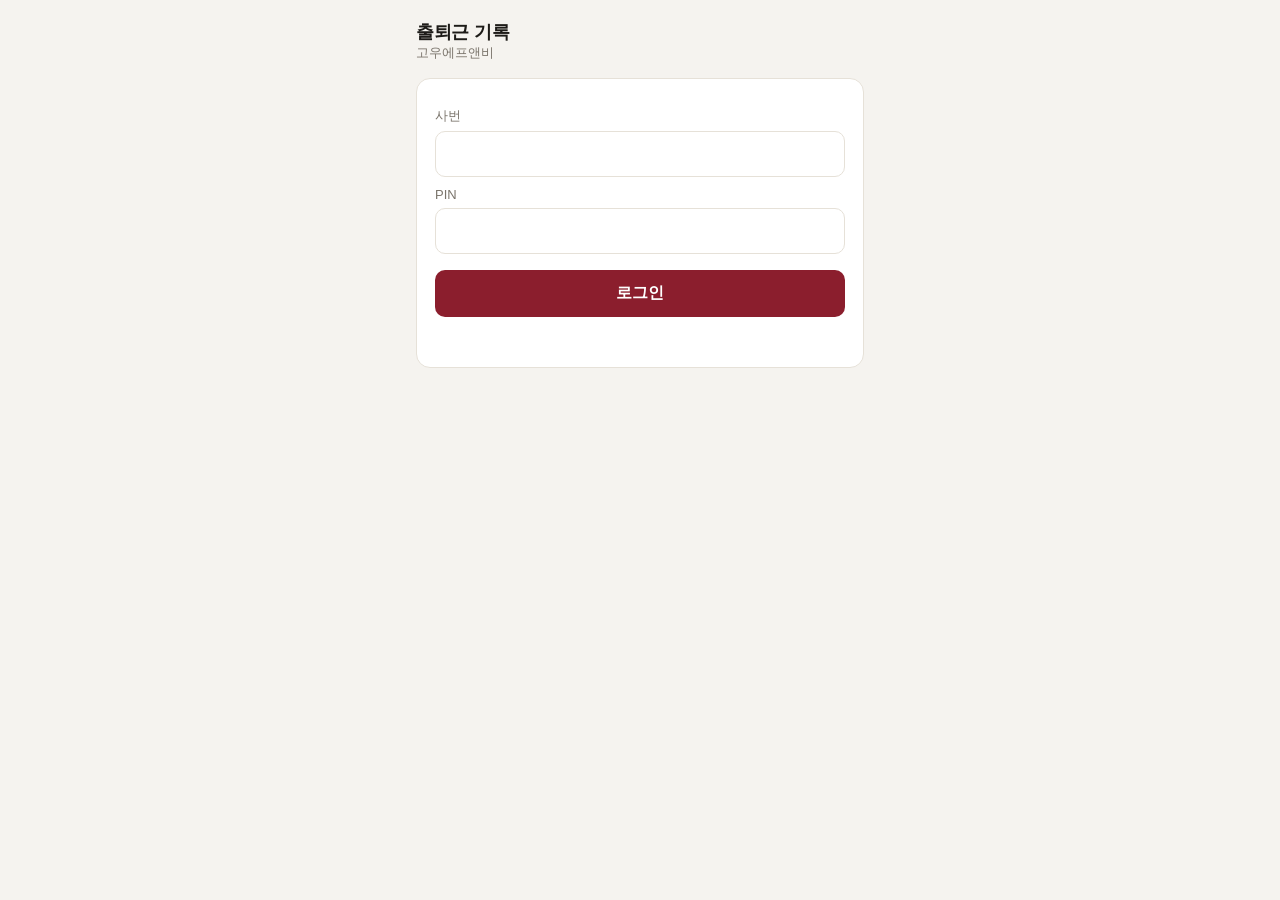
<file: attendance/index.html>
<!doctype html>
<html lang="ko">
<head>
  <meta charset="utf-8">
  <meta name="viewport" content="width=device-width, initial-scale=1, viewport-fit=cover">
  <meta name="robots" content="noindex">
  <title>출퇴근 기록 | 고우에프앤비</title>
  <link rel="stylesheet" href="style.css">
</head>
<body>
<div class="wrap">
  <header class="top">
    <div>
      <h1>출퇴근 기록</h1>
      <div class="sub" id="who">고우에프앤비</div>
    </div>
    <button class="btn-link" id="logoutBtn" hidden>로그아웃</button>
  </header>

  <!-- 로그인 -->
  <section class="card" id="loginView">
    <form id="loginForm">
      <label for="empId">사번</label>
      <input id="empId" inputmode="numeric" autocomplete="username" required>
      <label for="pin">PIN</label>
      <input id="pin" type="password" inputmode="numeric" autocomplete="current-password" required>
      <button class="btn-primary" type="submit">로그인</button>
      <div class="msg" id="loginMsg"></div>
    </form>
  </section>

  <!-- 출퇴근 -->
  <div id="mainView" hidden>
    <section class="card">
      <div class="clock">
        <div class="time" id="clockTime">--:--:--</div>
        <div class="date" id="clockDate"></div>
      </div>
      <div class="status" id="statusBox"></div>
      <div class="punch">
        <button class="in" id="inBtn">출근</button>
        <button class="out" id="outBtn">퇴근</button>
      </div>
      <div class="msg" id="punchMsg"></div>
    </section>

    <section class="card">
      <div class="row-between month-nav">
        <h2 style="font-size:16px;margin:0">내 기록</h2>
        <div>
          <button id="prevM">‹</button><strong id="monthLabel"></strong><button id="nextM">›</button>
        </div>
      </div>
      <div class="summary">
        <div><span>근무일수</span><b id="sumDays">-</b></div>
        <div><span>총 근무시간</span><b id="sumTime">-</b></div>
      </div>
      <div class="table-scroll">
        <table>
          <thead><tr><th>날짜</th><th>출근</th><th>퇴근</th><th class="num">근무</th></tr></thead>
          <tbody id="recBody"></tbody>
        </table>
      </div>
    </section>
  </div>
</div>

<script src="config.js"></script>
<script src="common.js"></script>
<script>
const $ = id => document.getElementById(id);
const DOW = ['일', '월', '화', '수', '목', '금', '토'];
let token = store.get('att_token');
let month = todayStr().slice(0, 7);

function tick() {
  const now = new Date();
  $('clockTime').textContent = new Date(now.getTime() + 9 * 3600 * 1000).toISOString().slice(11, 19);
  $('clockDate').textContent = now.toLocaleDateString('ko-KR', { year: 'numeric', month: 'long', day: 'numeric', weekday: 'short', timeZone: 'Asia/Seoul' });
}
setInterval(tick, 1000); tick();

function showMain(info) {
  $('loginView').hidden = true;
  $('mainView').hidden = false;
  $('logoutBtn').hidden = false;
  $('who').textContent = `${info.name} · ${info.store}`;
  renderStatus(info.status);
  loadRecords();
}

function showLogin(msg) {
  token = null;
  store.del('att_token'); store.del('att_info');
  $('loginView').hidden = false;
  $('mainView').hidden = true;
  $('logoutBtn').hidden = true;
  $('who').textContent = '고우에프앤비';
  $('loginMsg').textContent = msg || '';
  $('loginMsg').className = 'msg err';
}

function renderStatus(s) {
  if (!s) return;
  $('statusBox').innerHTML = s.working
    ? `<span class="pill working">근무 중</span> <span style="color:var(--muted)">${escapeHtml(s.since)} 출근</span>`
    : `<span class="pill off">퇴근 상태</span>`;
  $('inBtn').disabled = !!s.working;
  $('outBtn').disabled = !s.working;
}

function handleErr(e, box) {
  if (/만료/.test(e.message)) return showLogin(e.message);
  box.textContent = e.message;
  box.className = 'msg err';
}

$('loginForm').addEventListener('submit', async ev => {
  ev.preventDefault();
  const btn = ev.submitter; btn.disabled = true;
  $('loginMsg').textContent = '';
  try {
    const d = await api('login', { empId: $('empId').value.trim(), pin: $('pin').value.trim() });
    token = d.token;
    store.set('att_token', token);
    store.set('att_info', JSON.stringify({ name: d.name, store: d.store }));
    $('pin').value = '';
    showMain(d);
  } catch (e) {
    $('loginMsg').textContent = e.message; $('loginMsg').className = 'msg err';
  } finally { btn.disabled = false; }
});

async function punch(type) {
  const label = type === 'in' ? '출근' : '퇴근';
  if (!confirm(`${label} 처리하시겠습니까?`)) return;
  $('inBtn').disabled = $('outBtn').disabled = true;
  $('punchMsg').textContent = '처리 중…'; $('punchMsg').className = 'msg';
  try {
    const d = await api('punch', { token, type });
    $('punchMsg').textContent = type === 'in'
      ? `${d.at} 출근 완료`
      : `${d.at} 퇴근 완료 (근무 ${fmtMinutes(d.minutes)})`;
    $('punchMsg').className = 'msg ok';
    renderStatus(d.status);
    loadRecords();
  } catch (e) {
    handleErr(e, $('punchMsg'));
    refreshStatus();
  }
}
$('inBtn').onclick = () => punch('in');
$('outBtn').onclick = () => punch('out');

async function refreshStatus() {
  try {
    renderStatus(await api('status', { token }));
  } catch (e) {
    $('inBtn').disabled = $('outBtn').disabled = false;
  }
}

async function loadRecords() {
  const [y, m] = month.split('-');
  $('monthLabel').textContent = `${y}.${m}`;
  $('nextM').disabled = month >= todayStr().slice(0, 7);
  $('recBody').innerHTML = '<tr><td colspan="4" class="empty">불러오는 중…</td></tr>';
  try {
    const d = await api('myRecords', { token, month });
    $('sumDays').textContent = `${d.days}일`;
    $('sumTime').textContent = fmtMinutes(d.totalMinutes);
    $('recBody').innerHTML = d.records.length ? d.records.map(r => {
      const dt = new Date(r.date + 'T00:00:00');
      return `<tr>
        <td>${r.date.slice(5).replace('-', '/')} (${DOW[dt.getDay()]})</td>
        <td>${r.inAt}</td>
        <td>${r.outAt ? r.outAt + (r.outNextDay ? '<span class="next">+1</span>' : '') : '<span class="pill working">근무 중</span>'}</td>
        <td class="num">${fmtMinutes(r.minutes)}</td>
      </tr>`;
    }).join('') : '<tr><td colspan="4" class="empty">기록이 없습니다.</td></tr>';
  } catch (e) {
    if (/만료/.test(e.message)) return showLogin(e.message);
    $('recBody').innerHTML = `<tr><td colspan="4" class="empty">${escapeHtml(e.message)}</td></tr>`;
  }
}

function shiftMonth(delta) {
  const [y, m] = month.split('-').map(Number);
  const d = new Date(y, m - 1 + delta, 1);
  month = `${d.getFullYear()}-${String(d.getMonth() + 1).padStart(2, '0')}`;
  loadRecords();
}
$('prevM').onclick = () => shiftMonth(-1);
$('nextM').onclick = () => shiftMonth(1);
$('logoutBtn').onclick = () => showLogin();

// 저장된 로그인 복원 (상태 확인을 위해 서버에 재조회)
(async () => {
  if (!token) return;
  const info = JSON.parse(store.get('att_info') || '{}');
  try {
    const d = await api('status', { token });
    showMain(Object.assign(info, { status: d }));
  } catch (e) {
    showLogin(/만료/.test(e.message) ? '' : e.message);
  }
})();
</script>
</body>
</html>
</file>
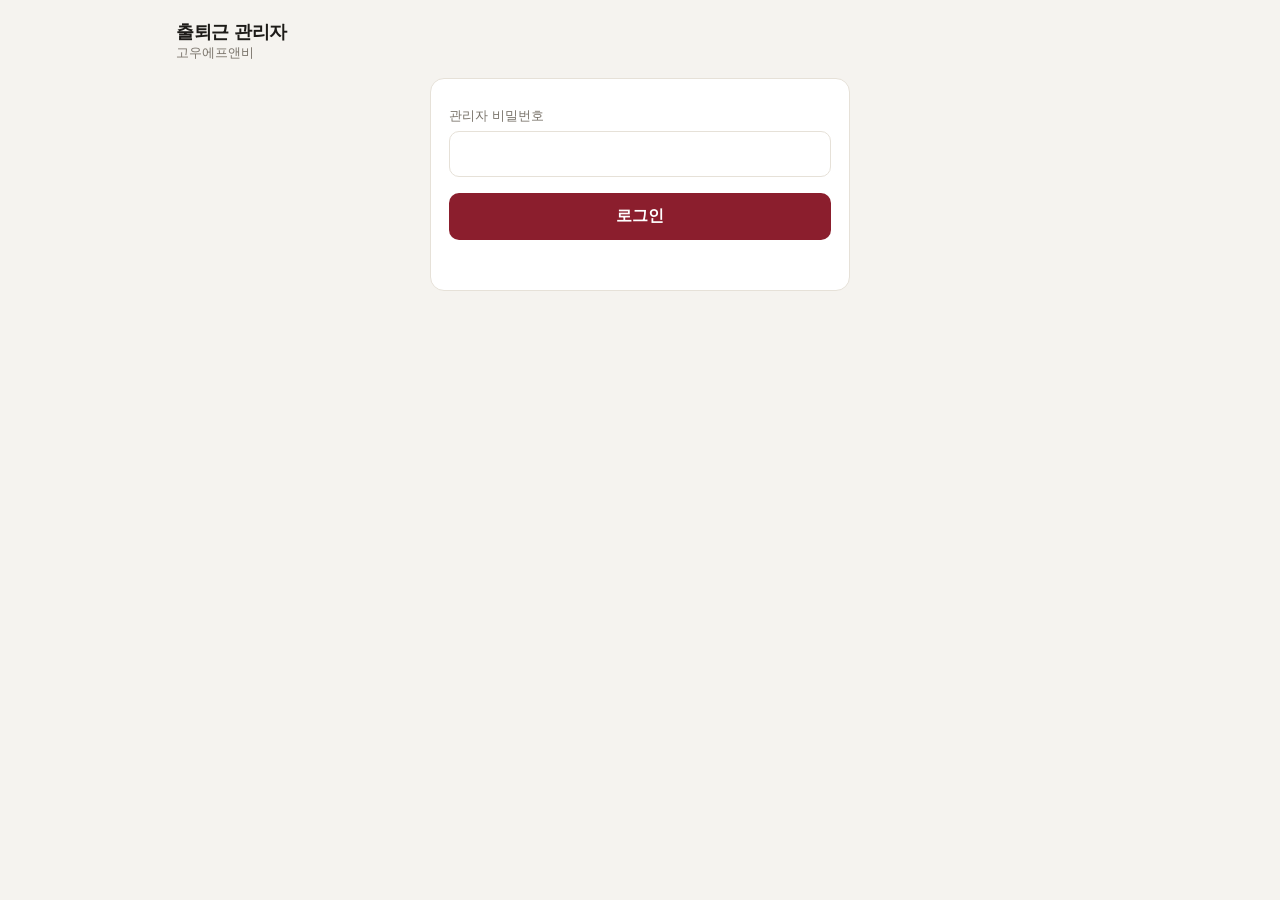
<file: attendance/admin.html>
<!doctype html>
<html lang="ko">
<head>
  <meta charset="utf-8">
  <meta name="viewport" content="width=device-width, initial-scale=1, viewport-fit=cover">
  <meta name="robots" content="noindex">
  <title>출퇴근 관리자 | 고우에프앤비</title>
  <link rel="stylesheet" href="style.css">
</head>
<body>
<div class="wrap wide">
  <header class="top">
    <div>
      <h1>출퇴근 관리자</h1>
      <div class="sub">고우에프앤비</div>
    </div>
    <button class="btn-link" id="logoutBtn" hidden>로그아웃</button>
  </header>

  <section class="card" id="loginView" style="max-width:420px;margin:0 auto">
    <form id="loginForm">
      <label for="pw">관리자 비밀번호</label>
      <input id="pw" type="password" autocomplete="current-password" required>
      <button class="btn-primary" type="submit">로그인</button>
      <div class="msg err" id="loginMsg"></div>
    </form>
  </section>

  <div id="mainView" hidden>
    <div class="toolbar">
      <input type="date" id="dateSel">
      <select id="storeSel"><option value="">전체 매장</option></select>
      <button id="reloadBtn">새로고침</button>
    </div>

    <div class="kpis">
      <div class="kpi"><span>전체 인원</span><b id="kTotal">-</b></div>
      <div class="kpi in"><span>근무 중</span><b id="kWorking">-</b></div>
      <div class="kpi out"><span>퇴근 완료</span><b id="kDone">-</b></div>
      <div class="kpi absent"><span>미출근</span><b id="kAbsent">-</b></div>
    </div>

    <div id="stores"></div>
    <div class="msg err" id="mainMsg"></div>
  </div>
</div>

<script src="config.js"></script>
<script src="common.js"></script>
<script>
const $ = id => document.getElementById(id);
const LABEL = { working: '근무 중', done: '퇴근', absent: '미출근' };
const ORDER = { working: 0, done: 1, absent: 2 };
let token = store.get('att_admin_token');
let data = null;

$('dateSel').value = todayStr();

function showMain() {
  $('loginView').hidden = true; $('mainView').hidden = false; $('logoutBtn').hidden = false;
  load();
}
function showLogin(msg) {
  token = null; store.del('att_admin_token');
  $('loginView').hidden = false; $('mainView').hidden = true; $('logoutBtn').hidden = true;
  $('loginMsg').textContent = msg || '';
}

$('loginForm').addEventListener('submit', async ev => {
  ev.preventDefault();
  const btn = ev.submitter; btn.disabled = true;
  try {
    const d = await api('adminLogin', { password: $('pw').value });
    token = d.token; store.set('att_admin_token', token);
    $('pw').value = '';
    showMain();
  } catch (e) { $('loginMsg').textContent = e.message; }
  finally { btn.disabled = false; }
});

async function load() {
  $('mainMsg').textContent = '';
  $('stores').innerHTML = '<div class="card empty">불러오는 중…</div>';
  try {
    data = await api('adminDay', { token, date: $('dateSel').value });
    const stores = [...new Set(data.employees.map(e => e.store))].sort();
    const cur = $('storeSel').value;
    $('storeSel').innerHTML = '<option value="">전체 매장</option>' +
      stores.map(s => `<option${s === cur ? ' selected' : ''}>${escapeHtml(s)}</option>`).join('');
    render();
  } catch (e) {
    if (/만료/.test(e.message)) return showLogin(e.message);
    $('stores').innerHTML = '';
    $('mainMsg').textContent = e.message;
  }
}

function render() {
  const sel = $('storeSel').value;
  const list = data.employees.filter(e => !sel || e.store === sel);
  const count = s => list.filter(e => e.status === s).length;
  $('kTotal').textContent = list.length;
  $('kWorking').textContent = count('working');
  $('kDone').textContent = count('done');
  $('kAbsent').textContent = count('absent');

  const groups = {};
  list.forEach(e => (groups[e.store] = groups[e.store] || []).push(e));
  const names = Object.keys(groups).sort();
  if (!names.length) { $('stores').innerHTML = '<div class="card empty">등록된 직원이 없습니다.</div>'; return; }

  $('stores').innerHTML = names.map(name => {
    const g = groups[name].sort((a, b) => ORDER[a.status] - ORDER[b.status] || a.name.localeCompare(b.name));
    const n = g.length;
    const w = g.filter(e => e.status === 'working').length;
    const d = g.filter(e => e.status === 'done').length;
    const pct = v => (v / n * 100).toFixed(1) + '%';
    return `<section class="card">
      <div class="store-head"><h2>${escapeHtml(name)}</h2><small>출근 ${w + d} / ${n}명</small></div>
      <div class="bar">
        <i style="width:${pct(w)};background:var(--in)"></i>
        <i style="width:${pct(d)};background:var(--out)"></i>
      </div>
      <div class="table-scroll"><table>
        <thead><tr><th>사번</th><th>이름</th><th>상태</th><th>출근</th><th>퇴근</th><th class="num">근무시간</th></tr></thead>
        <tbody>${g.map(e => `<tr>
          <td>${escapeHtml(e.empId)}</td>
          <td>${escapeHtml(e.name)}</td>
          <td><span class="pill ${e.status}">${LABEL[e.status]}</span></td>
          <td>${e.inAt || '-'}</td>
          <td>${e.outAt || '-'}</td>
          <td class="num">${fmtMinutes(e.minutes)}</td>
        </tr>`).join('')}</tbody>
      </table></div>
    </section>`;
  }).join('');
}

$('dateSel').onchange = load;
$('storeSel').onchange = render;
$('reloadBtn').onclick = load;
$('logoutBtn').onclick = () => showLogin();

if (token) showMain();
</script>
</body>
</html>
</file>
<file: attendance/style.css>
:root {
  --bg: #f5f3ef;
  --card: #ffffff;
  --text: #1d1b18;
  --muted: #7a746b;
  --line: #e6e1d8;
  --brand: #8b1e2d;
  --in: #1f7a4d;
  --out: #3a4fa3;
  --warn: #c07a00;
  --danger: #b3261e;
}
* { box-sizing: border-box; }
html, body { margin: 0; }
body {
  background: var(--bg);
  color: var(--text);
  font-family: -apple-system, BlinkMacSystemFont, "Apple SD Gothic Neo", "Pretendard", "Noto Sans KR", sans-serif;
  -webkit-font-smoothing: antialiased;
}
.wrap { max-width: 480px; margin: 0 auto; padding: 20px 16px 48px; }
.wrap.wide { max-width: 960px; }
header.top { display: flex; justify-content: space-between; align-items: center; margin-bottom: 16px; }
header.top h1 { font-size: 18px; margin: 0; letter-spacing: -0.3px; }
header.top .sub { font-size: 13px; color: var(--muted); }
.card { background: var(--card); border: 1px solid var(--line); border-radius: 14px; padding: 18px; margin-bottom: 14px; }
label { display: block; font-size: 13px; color: var(--muted); margin: 10px 0 6px; }
input {
  width: 100%; font-size: 17px; padding: 12px 14px; border: 1px solid var(--line);
  border-radius: 10px; background: #fff; color: var(--text);
}
input:focus { outline: 2px solid var(--brand); border-color: transparent; }
button {
  font: inherit; cursor: pointer; border: 0; border-radius: 10px;
  padding: 13px 16px; font-size: 16px; font-weight: 600;
}
button:disabled { opacity: .45; cursor: not-allowed; }
.btn-primary { width: 100%; background: var(--brand); color: #fff; margin-top: 16px; }
.btn-link { background: none; color: var(--muted); font-size: 13px; padding: 6px 8px; font-weight: 500; }
.clock { text-align: center; padding: 8px 0 4px; }
.clock .time { font-size: 44px; font-weight: 700; letter-spacing: -1px; font-variant-numeric: tabular-nums; }
.clock .date { color: var(--muted); font-size: 14px; }
.status { text-align: center; margin: 10px 0 2px; font-size: 14px; }
.pill { display: inline-block; padding: 4px 10px; border-radius: 99px; font-size: 13px; font-weight: 600; }
.pill.working { background: #e3f3ea; color: var(--in); }
.pill.off { background: #eeebe6; color: var(--muted); }
.pill.done { background: #e6eaf7; color: var(--out); }
.pill.absent { background: #fbeaea; color: var(--danger); }
.punch { display: grid; grid-template-columns: 1fr 1fr; gap: 10px; margin-top: 14px; }
.punch button { padding: 22px 0; font-size: 19px; color: #fff; }
.punch .in { background: var(--in); }
.punch .out { background: var(--out); }
.msg { margin-top: 12px; font-size: 14px; text-align: center; min-height: 20px; }
.msg.err { color: var(--danger); }
.msg.ok { color: var(--in); }
.row-between { display: flex; justify-content: space-between; align-items: center; gap: 8px; }
.summary { display: grid; grid-template-columns: 1fr 1fr; gap: 10px; margin: 12px 0; }
.summary div { background: var(--bg); border-radius: 10px; padding: 10px 12px; }
.summary b { display: block; font-size: 20px; margin-top: 2px; }
.summary span { font-size: 12px; color: var(--muted); }
table { width: 100%; border-collapse: collapse; font-size: 14px; }
th, td { padding: 9px 6px; border-bottom: 1px solid var(--line); text-align: left; white-space: nowrap; }
th { font-size: 12px; color: var(--muted); font-weight: 600; }
td.num, th.num { text-align: right; font-variant-numeric: tabular-nums; }
.next { font-size: 11px; color: var(--warn); margin-left: 2px; }
.empty { text-align: center; color: var(--muted); padding: 20px 0; font-size: 14px; }
.month-nav button { background: var(--bg); padding: 6px 12px; font-size: 14px; }
.month-nav strong { margin: 0 6px; }
.table-scroll { overflow-x: auto; }

/* 관리자 */
.kpis { display: grid; grid-template-columns: repeat(4, 1fr); gap: 10px; margin-bottom: 14px; }
.kpi { background: var(--card); border: 1px solid var(--line); border-radius: 12px; padding: 12px 14px; }
.kpi span { font-size: 12px; color: var(--muted); }
.kpi b { display: block; font-size: 24px; margin-top: 4px; }
.kpi.in b { color: var(--in); } .kpi.out b { color: var(--out); } .kpi.absent b { color: var(--danger); }
.toolbar { display: flex; gap: 8px; flex-wrap: wrap; align-items: center; margin-bottom: 14px; }
.toolbar input, .toolbar select { width: auto; font-size: 15px; padding: 9px 12px; border: 1px solid var(--line); border-radius: 10px; background: #fff; }
.toolbar button { padding: 9px 14px; font-size: 14px; background: var(--brand); color: #fff; }
.store-head { display: flex; justify-content: space-between; align-items: baseline; margin-bottom: 8px; }
.store-head h2 { font-size: 16px; margin: 0; }
.store-head small { color: var(--muted); }
.bar { display: flex; height: 8px; border-radius: 99px; overflow: hidden; background: var(--line); margin-bottom: 10px; }
.bar i { display: block; }
@media (max-width: 600px) {
  .kpis { grid-template-columns: repeat(2, 1fr); }
}
</file>
